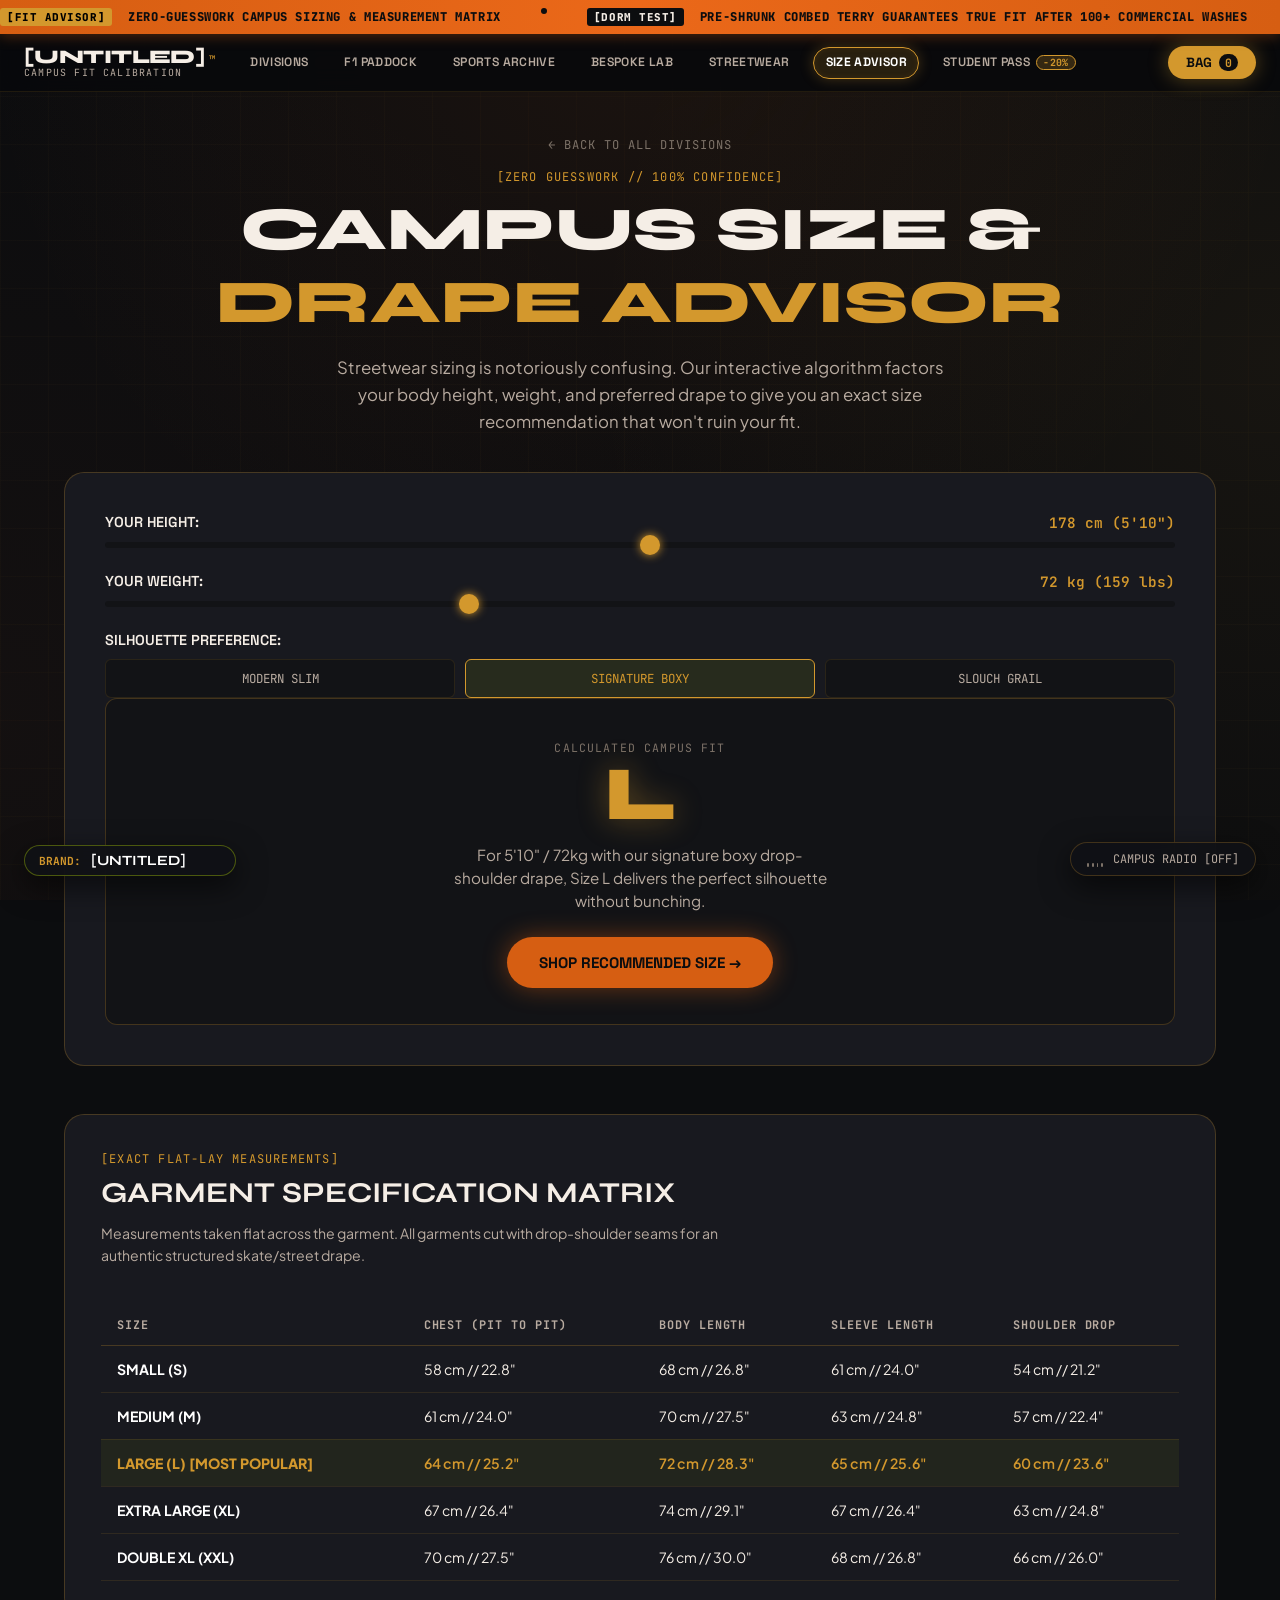
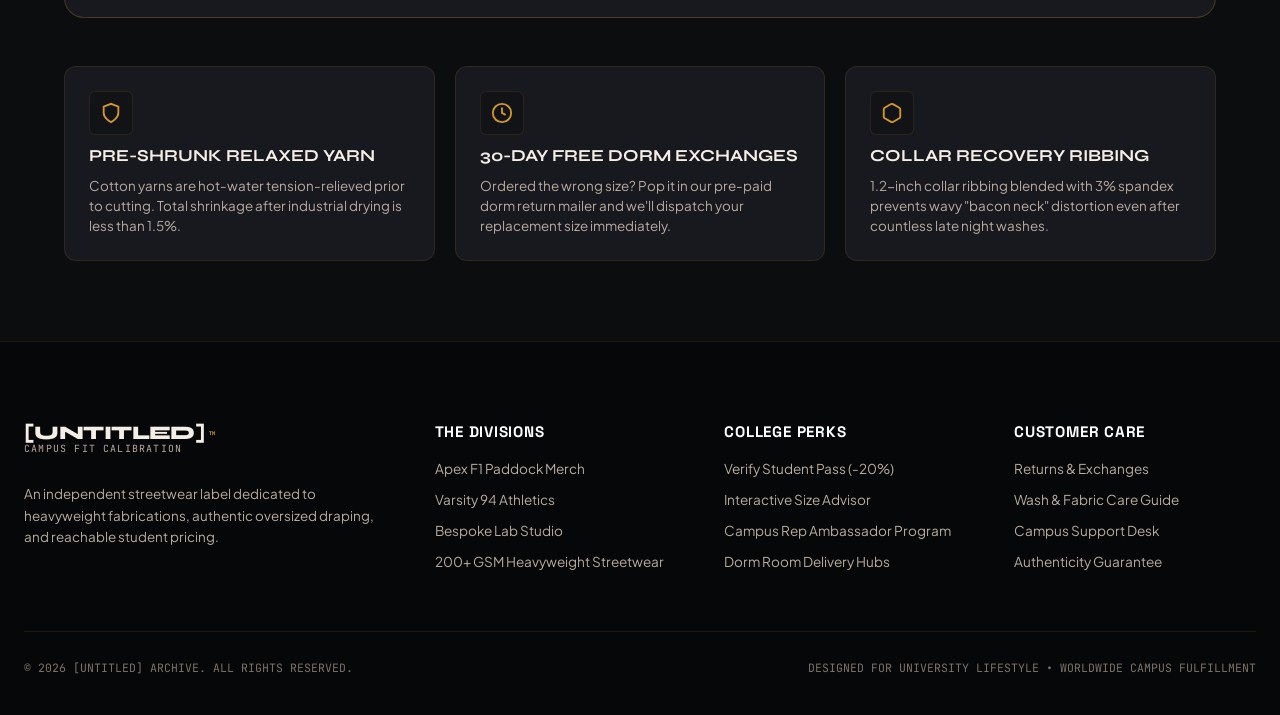
<file: size-advisor.html>
<!DOCTYPE html>
<html lang="en">
<head>
    <meta charset="UTF-8">
    <meta name="viewport" content="width=device-width, initial-scale=1.0">
    <title>Interactive Size & Drape Advisor — [UNTITLED™] Archive</title>
    <link rel="icon" href="data:image/svg+xml,<svg xmlns='http://www.w3.org/2000/svg' viewBox='0 0 100 100'><text y='.9em' font-size='90'>⚡</text></svg>">
    <link rel="stylesheet" href="style.css">
</head>
<body class="advisor-theme">

    <!-- Confetti Canvas -->
    <canvas id="confettiCanvas" style="position: fixed; inset: 0; pointer-events: none; z-index: 999; display: none;"></canvas>

    <!-- Top Announcement Marquee Ticker -->
    <aside class="announcement-bar" aria-label="Announcements">
        <div class="ticker-track">
            <div class="ticker-item"><span class="ticker-tag" style="background: var(--accent-volt); color: #000;">[FIT ADVISOR]</span> ZERO-GUESSWORK CAMPUS SIZING & MEASUREMENT MATRIX</div>
            <span class="ticker-bullet"></span>
            <div class="ticker-item"><span class="ticker-tag">[DORM TEST]</span> PRE-SHRUNK COMBED TERRY GUARANTEES TRUE FIT AFTER 100+ COMMERCIAL WASHES</div>
            <span class="ticker-bullet"></span>
            <div class="ticker-item"><span class="ticker-tag">[EXCHANGE POLICY]</span> FREE 30-DAY SIZE EXCHANGES WITH PRE-PAID DORM MAILER</div>
            <span class="ticker-bullet"></span>
            <div class="ticker-item"><span class="ticker-tag">[STUDENT PASS]</span> CODE "CAMPUS20" GIVES 20% OFF ALL SIZES</div>
            <span class="ticker-bullet"></span>
            <!-- Marquee duplicate -->
            <div class="ticker-item"><span class="ticker-tag" style="background: var(--accent-volt); color: #000;">[FIT ADVISOR]</span> ZERO-GUESSWORK CAMPUS SIZING & MEASUREMENT MATRIX</div>
            <span class="ticker-bullet"></span>
            <div class="ticker-item"><span class="ticker-tag">[DORM TEST]</span> PRE-SHRUNK COMBED TERRY GUARANTEES TRUE FIT AFTER 100+ COMMERCIAL WASHES</div>
            <span class="ticker-bullet"></span>
            <div class="ticker-item"><span class="ticker-tag">[EXCHANGE POLICY]</span> FREE 30-DAY SIZE EXCHANGES WITH PRE-PAID DORM MAILER</div>
        </div>
    </aside>

    <!-- Main Site Header -->
    <header class="site-header">
        <div class="nav-container">
            <div class="nav-left">
                <a href="index.html" class="brand-identity">
                    <span class="brand-logo-text">
                        <span class="brand-dynamic-text">[UNTITLED]</span><span class="brand-tm">™</span>
                    </span>
                    <span class="brand-subtext">CAMPUS FIT CALIBRATION</span>
                </a>

                <nav class="desktop-nav">
                    <ul class="nav-links">
                        <li><a href="index.html" class="nav-link">DIVISIONS</a></li>
                        <li><a href="f1.html" class="nav-link">F1 PADDOCK</a></li>
                        <li><a href="sports.html" class="nav-link">SPORTS ARCHIVE</a></li>
                        <li><a href="custom.html" class="nav-link">BESPOKE LAB</a></li>
                        <li><a href="streetwear.html" class="nav-link">STREETWEAR</a></li>
                        <li><a href="size-advisor.html" class="nav-link active">SIZE ADVISOR</a></li>
                        <li><a href="student-pass.html" class="nav-link">STUDENT PASS<span class="nav-badge-pill">-20%</span></a></li>
                    </ul>
                </nav>
            </div>

            <div class="nav-actions">
                <button class="cart-btn" onclick="openCartDrawer()" aria-label="Open shopping cart">
                    <span>BAG</span>
                    <span class="cart-counter">0</span>
                </button>

                <button class="mobile-hamburger-btn" id="mobileMenuToggle" onclick="toggleMobileNav()" aria-label="Toggle navigation menu">
                    <span class="hamburger-bar"></span>
                    <span class="hamburger-bar"></span>
                    <span class="hamburger-bar"></span>
                </button>
            </div>
        </div>
    </header>

    <!-- Slide-Out Mobile Navigation Drawer -->
    <div class="mobile-drawer-overlay" id="mobileNavDrawer" onclick="handleMobileBackdropClick(event)">
        <aside class="mobile-nav-panel" aria-label="Mobile Navigation">
            <div class="mobile-nav-header">
                <div class="brand-identity">
                    <span class="brand-logo-text">
                        <span class="brand-dynamic-text">[UNTITLED]</span><span class="brand-tm">™</span>
                    </span>
                    <span class="brand-subtext">FIT ADVISOR</span>
                </div>
                <button class="mobile-nav-close-btn" onclick="closeMobileNav()" aria-label="Close navigation">✕</button>
            </div>

            <div class="mobile-nav-scroll">
                <div class="mobile-nav-section-label">THE 4 DIVISIONS</div>
                <ul class="mobile-nav-menu">
                    <li>
                        <a href="index.html" class="mobile-menu-item">
                            <span class="mobile-item-index">00</span>
                            <span class="mobile-item-name">ALL DIVISIONS OVERVIEW</span>
                            <span class="mobile-item-arrow">→</span>
                        </a>
                    </li>
                    <li>
                        <a href="f1.html" class="mobile-menu-item">
                            <span class="mobile-item-index">01</span>
                            <span class="mobile-item-name">F1 PADDOCK MERCH</span>
                            <span class="mobile-item-tag" style="color: #ff1801;">RACE</span>
                        </a>
                    </li>
                    <li>
                        <a href="sports.html" class="mobile-menu-item">
                            <span class="mobile-item-index">02</span>
                            <span class="mobile-item-name">SPORTS & VARSITY</span>
                            <span class="mobile-item-tag" style="color: #00f0ff;">ATHLETICS</span>
                        </a>
                    </li>
                    <li>
                        <a href="custom.html" class="mobile-menu-item">
                            <span class="mobile-item-index">03</span>
                            <span class="mobile-item-name">BESPOKE LAB STUDIO</span>
                            <span class="mobile-item-tag" style="color: #9d4edd;">CUSTOM PNG</span>
                        </a>
                    </li>
                    <li>
                        <a href="streetwear.html" class="mobile-menu-item">
                            <span class="mobile-item-index">04</span>
                            <span class="mobile-item-name">HEAVYWEIGHT STREETWEAR</span>
                            <span class="mobile-item-tag" style="color: var(--accent-volt);">200+ GSM</span>
                        </a>
                    </li>
                </ul>

                <div class="mobile-nav-section-label" style="margin-top: 24px;">STUDENT TOOLS & SERVICES</div>
                <ul class="mobile-nav-menu secondary">
                    <li>
                        <a href="student-pass.html" class="mobile-menu-item">
                            <span class="mobile-item-name">STUDENT PASS VERIFICATION</span>
                            <span class="nav-badge-pill">-20%</span>
                        </a>
                    </li>
                    <li>
                        <a href="size-advisor.html" class="mobile-menu-item" style="border-left: 3px solid var(--accent-volt); background: rgba(212, 255, 0, 0.08);">
                            <span class="mobile-item-name" style="color: #fff;">INTERACTIVE SIZE ADVISOR</span>
                            <span class="mobile-item-tag" style="color: var(--accent-volt);">ACTIVE</span>
                        </a>
                    </li>
                </ul>

                <div class="mobile-nav-actions-grid">
                    <button class="mobile-util-action-btn" onclick="closeMobileNav(); triggerSplitIntro();">
                        <svg width="15" height="15" viewBox="0 0 24 24" fill="none" stroke="currentColor" stroke-width="2.2" stroke-linecap="round" stroke-linejoin="round">
                            <path d="M21.5 2v6h-6M21.34 15.57a10 10 0 1 1-.57-8.38l5.67-5.19"/>
                        </svg>
                        <span>SPLIT INTRO</span>
                    </button>
                    <button class="mobile-util-action-btn" onclick="closeMobileNav(); document.getElementById('liveRebrandInput').focus();">
                        <svg width="15" height="15" viewBox="0 0 24 24" fill="none" stroke="currentColor" stroke-width="2.2" stroke-linecap="round" stroke-linejoin="round">
                            <path d="M11 4H4a2 2 0 0 0-2 2v14a2 2 0 0 0 2 2h14a2 2 0 0 0 2-2v-7"/>
                            <path d="M18.5 2.5a2.121 2.121 0 0 1 3 3L12 15l-4 1 1-4 9.5-9.5z"/>
                        </svg>
                        <span>RENAME BRAND</span>
                    </button>
                </div>
            </div>

            <div class="mobile-nav-bottom-action">
                <button class="btn-primary" style="width: 100%; border-radius: var(--radius-sm);" onclick="closeMobileNav(); openCartDrawer();">
                    VIEW BAG (<span class="cart-counter">0</span> ITEMS)
                </button>
            </div>
        </aside>
    </div>

    <!-- Size Advisor Main Section -->
    <main style="padding: 40px 24px 80px; max-width: 1200px; margin: 0 auto;">
        <div style="margin-bottom: 36px; text-align: center;">
            <a href="index.html" class="division-breadcrumb" style="margin: 0 auto 16px;">
                <span>←</span> BACK TO ALL DIVISIONS
            </a>
            <span class="section-label">[ZERO GUESSWORK // 100% CONFIDENCE]</span>
            <h1 style="font-family: var(--font-heading); font-size: clamp(2.4rem, 5vw, 3.8rem); font-weight: 900; margin: 8px 0 16px;">
                CAMPUS SIZE & <span style="color: var(--accent-volt);">DRAPE ADVISOR</span>
            </h1>
            <p style="font-size: 1.05rem; color: var(--text-secondary); max-width: 640px; margin: 0 auto; line-height: 1.6;">
                Streetwear sizing is notoriously confusing. Our interactive algorithm factors your body height, weight, and preferred drape to give you an exact size recommendation that won't ruin your fit.
            </p>
        </div>

        <!-- Interactive Fit Advisor Workbench Card -->
        <div class="advisor-card" style="background: var(--bg-card); border: 1px solid var(--border-medium); border-radius: var(--radius-lg); padding: 40px; margin-bottom: 48px;">
            <div class="advisor-grid">
                <!-- User Sliders -->
                <div class="advisor-controls">
                    <div class="control-group">
                        <div class="control-label-row">
                            <span>YOUR HEIGHT:</span>
                            <span class="control-value" id="heightDisplay">178 cm (5'10")</span>
                        </div>
                        <input type="range" id="advisorHeight" min="150" max="205" value="178" aria-label="Height in centimeters">
                    </div>

                    <div class="control-group">
                        <div class="control-label-row">
                            <span>YOUR WEIGHT:</span>
                            <span class="control-value" id="weightDisplay">72 kg (159 lbs)</span>
                        </div>
                        <input type="range" id="advisorWeight" min="45" max="125" value="72" aria-label="Weight in kilograms">
                    </div>

                    <div class="control-group">
                        <div class="control-label-row">
                            <span>SILHOUETTE PREFERENCE:</span>
                        </div>
                        <div class="fit-preference-chips">
                            <button class="fit-chip" data-fit="slim">MODERN SLIM</button>
                            <button class="fit-chip active" data-fit="boxy">SIGNATURE BOXY</button>
                            <button class="fit-chip" data-fit="extreme_baggy">SLOUCH GRAIL</button>
                        </div>
                    </div>
                </div>

                <!-- Result Card -->
                <div class="advisor-result-card">
                    <span class="result-badge">CALCULATED CAMPUS FIT</span>
                    <div class="recommended-size-display" id="recommendedSizeDisplay">L</div>
                    <p class="recommended-desc" id="recommendedSizeDesc">
                        For 5'10" / 72kg with our signature boxy drop-shoulder drape, Size L delivers the ideal chest volume without dragging at the hem.
                    </p>
                    <button class="btn-primary" onclick="showToast('Size L applied as your default recommendation across all garments!'); window.location.href='streetwear.html';">
                        SHOP RECOMMENDED SIZE →
                    </button>
                </div>
            </div>
        </div>

        <!-- Exact Garment Measurements Specification Table -->
        <section style="background: var(--bg-card); border: 1px solid var(--border-medium); border-radius: var(--radius-lg); padding: 36px; margin-bottom: 48px;">
            <span class="section-label">[EXACT FLAT-LAY MEASUREMENTS]</span>
            <h3 style="font-family: var(--font-heading); font-size: 1.8rem; margin: 6px 0 12px;">GARMENT SPECIFICATION MATRIX</h3>
            <p style="font-size: 0.88rem; color: var(--text-secondary); max-width: 680px; line-height: 1.6;">
                Measurements taken flat across the garment. All garments cut with drop-shoulder seams for an authentic structured skate/street drape.
            </p>

            <div style="overflow-x: auto; margin-top: 20px;">
                <table class="gsm-matrix-table">
                    <thead>
                        <tr>
                            <th>SIZE</th>
                            <th>CHEST (PIT TO PIT)</th>
                            <th>BODY LENGTH</th>
                            <th>SLEEVE LENGTH</th>
                            <th>SHOULDER DROP</th>
                        </tr>
                    </thead>
                    <tbody>
                        <tr>
                            <td style="font-weight: 700; color: #fff;">SMALL (S)</td>
                            <td>58 cm // 22.8"</td>
                            <td>68 cm // 26.8"</td>
                            <td>61 cm // 24.0"</td>
                            <td>54 cm // 21.2"</td>
                        </tr>
                        <tr>
                            <td style="font-weight: 700; color: #fff;">MEDIUM (M)</td>
                            <td>61 cm // 24.0"</td>
                            <td>70 cm // 27.5"</td>
                            <td>63 cm // 24.8"</td>
                            <td>57 cm // 22.4"</td>
                        </tr>
                        <tr class="highlight-row">
                            <td style="font-weight: 800; color: var(--accent-volt);">LARGE (L) [MOST POPULAR]</td>
                            <td style="color: var(--accent-volt);">64 cm // 25.2"</td>
                            <td style="color: var(--accent-volt);">72 cm // 28.3"</td>
                            <td style="color: var(--accent-volt);">65 cm // 25.6"</td>
                            <td style="color: var(--accent-volt);">60 cm // 23.6"</td>
                        </tr>
                        <tr>
                            <td style="font-weight: 700; color: #fff;">EXTRA LARGE (XL)</td>
                            <td>67 cm // 26.4"</td>
                            <td>74 cm // 29.1"</td>
                            <td>67 cm // 26.4"</td>
                            <td>63 cm // 24.8"</td>
                        </tr>
                        <tr>
                            <td style="font-weight: 700; color: #fff;">DOUBLE XL (XXL)</td>
                            <td>70 cm // 27.5"</td>
                            <td>76 cm // 30.0"</td>
                            <td>68 cm // 26.8"</td>
                            <td>66 cm // 26.0"</td>
                        </tr>
                    </tbody>
                </table>
            </div>
        </section>

        <!-- Dorm Washer Certification Guarantee -->
        <section class="division-specs-section" style="padding: 0;">
            <div class="specs-grid">
                <div class="spec-feature-card">
                    <div class="spec-icon-box">
                        <svg width="22" height="22" viewBox="0 0 24 24" fill="none" stroke="currentColor" stroke-width="2">
                            <path d="M12 22s8-4 8-10V5l-8-3-8 3v7c0 6 8 10 8 10z"/>
                        </svg>
                    </div>
                    <h4 style="font-family: var(--font-heading); font-size: 1.05rem;">PRE-SHRUNK RELAXED YARN</h4>
                    <p style="font-size: 0.84rem; color: var(--text-secondary); line-height: 1.5;">
                        Cotton yarns are hot-water tension-relieved prior to cutting. Total shrinkage after industrial drying is less than 1.5%.
                    </p>
                </div>

                <div class="spec-feature-card">
                    <div class="spec-icon-box">
                        <svg width="22" height="22" viewBox="0 0 24 24" fill="none" stroke="currentColor" stroke-width="2">
                            <circle cx="12" cy="12" r="10"/>
                            <polyline points="12 6 12 12 16 14"/>
                        </svg>
                    </div>
                    <h4 style="font-family: var(--font-heading); font-size: 1.05rem;">30-DAY FREE DORM EXCHANGES</h4>
                    <p style="font-size: 0.84rem; color: var(--text-secondary); line-height: 1.5;">
                        Ordered the wrong size? Pop it in our pre-paid dorm return mailer and we'll dispatch your replacement size immediately.
                    </p>
                </div>

                <div class="spec-feature-card">
                    <div class="spec-icon-box">
                        <svg width="22" height="22" viewBox="0 0 24 24" fill="none" stroke="currentColor" stroke-width="2">
                            <path d="M21 16V8a2 2 0 0 0-1-1.73l-7-4a2 2 0 0 0-2 0l-7 4A2 2 0 0 0 3 8v8a2 2 0 0 0 1 1.73l7 4a2 2 0 0 0 2 0l7-4A2 2 0 0 0 21 16z"/>
                        </svg>
                    </div>
                    <h4 style="font-family: var(--font-heading); font-size: 1.05rem;">COLLAR RECOVERY RIBBING</h4>
                    <p style="font-size: 0.84rem; color: var(--text-secondary); line-height: 1.5;">
                        1.2-inch collar ribbing blended with 3% spandex prevents wavy "bacon neck" distortion even after countless late night washes.
                    </p>
                </div>
            </div>
        </section>
    </main>

    <!-- Footer -->
    <footer class="site-footer">
        <div class="footer-container">
            <div class="footer-col">
                <div class="brand-identity">
                    <span class="brand-logo-text">
                        <span class="brand-dynamic-text">[UNTITLED]</span><span class="brand-tm">™</span>
                    </span>
                    <span class="brand-subtext">CAMPUS FIT CALIBRATION</span>
                </div>
                <p style="font-size: 0.84rem; color: var(--text-secondary); line-height: 1.6; margin-top: 12px;">
                    An independent streetwear label dedicated to heavyweight fabrications, authentic oversized draping, and reachable student pricing.
                </p>
            </div>

            <div class="footer-col">
                <h4 class="footer-col-title">THE DIVISIONS</h4>
                <ul class="footer-links">
                    <li><a href="f1.html" class="footer-link">Apex F1 Paddock Merch</a></li>
                    <li><a href="sports.html" class="footer-link">Varsity 94 Athletics</a></li>
                    <li><a href="custom.html" class="footer-link">Bespoke Lab Studio</a></li>
                    <li><a href="streetwear.html" class="footer-link">200+ GSM Heavyweight Streetwear</a></li>
                </ul>
            </div>

            <div class="footer-col">
                <h4 class="footer-col-title">COLLEGE PERKS</h4>
                <ul class="footer-links">
                    <li><a href="student-pass.html" class="footer-link">Verify Student Pass (-20%)</a></li>
                    <li><a href="size-advisor.html" class="footer-link">Interactive Size Advisor</a></li>
                    <li><a href="index.html#lookbook" class="footer-link">Campus Rep Ambassador Program</a></li>
                    <li><a href="javascript:void(0)" onclick="showToast('Free dorm delivery applies on orders over $65')" class="footer-link">Dorm Room Delivery Hubs</a></li>
                </ul>
            </div>

            <div class="footer-col">
                <h4 class="footer-col-title">CUSTOMER CARE</h4>
                <ul class="footer-links">
                    <li><a href="javascript:void(0)" onclick="showToast('30-Day Hassle-Free Returns with pre-paid dorm return label')" class="footer-link">Returns & Exchanges</a></li>
                    <li><a href="javascript:void(0)" onclick="showToast('Care Tip: Wash cold, hang dry to preserve 200+ GSM weight.')" class="footer-link">Wash & Fabric Care Guide</a></li>
                    <li><a href="javascript:void(0)" onclick="showToast('Campus Support Desk: support@campus-archive.com')" class="footer-link">Campus Support Desk</a></li>
                    <li><a href="javascript:void(0)" onclick="showToast('All items are 100% genuine heavyweight fabrications')" class="footer-link">Authenticity Guarantee</a></li>
                </ul>
            </div>
        </div>

        <div class="footer-bottom-bar">
            <span>© 2026 <span class="brand-dynamic-text">[UNTITLED]</span> ARCHIVE. ALL RIGHTS RESERVED.</span>
            <span>DESIGNED FOR UNIVERSITY LIFESTYLE • WORLDWIDE CAMPUS FULFILLMENT</span>
        </div>
    </footer>

        <!-- Slide-Over Shopping Cart Drawer -->
    <div class="cart-drawer-backdrop" id="cartDrawerBackdrop">
        <aside class="cart-drawer" aria-label="Shopping Cart">
            <!-- Cart Header -->
            <div class="cart-header">
                <div class="cart-header-left">
                    <span class="cart-pill-tag">OFFICIAL ARCHIVE</span>
                    <h3 class="cart-title">
                        <span>YOUR BAG</span>
                        <span class="cart-title-badge cart-counter">0</span>
                    </h3>
                </div>
                <button class="cart-close-btn" onclick="closeCartDrawer()" aria-label="Close cart">
                    <svg width="18" height="18" viewBox="0 0 24 24" fill="none" stroke="currentColor" stroke-width="2.2" stroke-linecap="round" stroke-linejoin="round">
                        <line x1="18" y1="6" x2="6" y2="18"></line>
                        <line x1="6" y1="6" x2="18" y2="18"></line>
                    </svg>
                </button>
            </div>

            <!-- Free Campus Shipping Progress Bar -->
            <div class="shipping-meter">
                <div class="shipping-meter-text" id="shippingProgressText">
                    <span>Free Campus Delivery at $65.00</span>
                    <span>$0.00</span>
                </div>
                <div class="meter-track">
                    <div class="meter-fill" id="shippingProgressBar" style="width: 0%;"></div>
                </div>
            </div>

            <!-- VIEW 1: CART ITEMS & SUMMARY VIEW -->
            <div class="cart-view-container" id="cartItemsView">
                <!-- Items List -->
                <div class="cart-items-list" id="cartItemsList">
                    <!-- Items populated dynamically via app.js -->
                </div>

                <!-- Cart Footer with Instant Coupon & Checkout Action -->
                <div class="cart-footer">
                    <!-- Quick 1-Click Student Pass Discount Banner -->
                    <div class="student-pass-cart-banner" id="studentPassCartBanner" onclick="applyCoupon('CAMPUS20')">
                        <div class="pass-banner-left">
                            <span class="pass-banner-tag">STUDENT PASS</span>
                            <span class="pass-banner-text">Tap to apply <strong>20% OFF</strong> code <strong>CAMPUS20</strong></span>
                        </div>
                        <span class="pass-banner-action">APPLY -20%</span>
                    </div>

                    <div id="appliedCouponContainer"></div>

                    <!-- Manual Promo Code Row -->
                    <div class="coupon-row">
                        <input type="text" id="couponInput" placeholder="PROMO CODE (e.g. CAMPUS20)" class="coupon-input">
                        <button class="coupon-apply-btn" onclick="applyCoupon()">APPLY</button>
                    </div>

                    <!-- Cost Breakdown with Perfect Information -->
                    <div class="cart-summary-box">
                        <div class="cart-summary-line">
                            <span>Bag Subtotal</span>
                            <span id="cartSubtotal" class="mono-val">$0.00</span>
                        </div>

                        <div class="cart-summary-line highlight" id="cartDiscountRow" style="display: none;">
                            <span>Student Pass Discount (20%)</span>
                            <span id="cartDiscountAmount" class="mono-val">-$0.00</span>
                        </div>

                        <div class="cart-summary-line">
                            <span>Campus / Dorm Express Shipping</span>
                            <span id="cartShipping" class="mono-val">$6.50</span>
                        </div>

                        <div class="cart-summary-line subtext-line">
                            <span class="delivery-eta-badge">Estimated Dorm Arrival: 2–3 Days</span>
                            <span class="spec-verified-tag">200+ GSM VERIFIED</span>
                        </div>

                        <div class="cart-summary-total">
                            <div class="total-label-wrap">
                                <span class="total-label">TOTAL</span>
                                <span class="tax-note">All duties & taxes included</span>
                            </div>
                            <span id="cartTotal" class="total-amount">$0.00</span>
                        </div>
                    </div>

                    <!-- Reassurance Trust Badges -->
                    <div class="cart-trust-grid">
                        <div class="trust-pill"><span>100% Cotton</span></div>
                        <div class="trust-pill"><span>30-Day Campus Exchanges</span></div>
                        <div class="trust-pill"><span>Recycled Packaging</span></div>
                    </div>

                    <!-- Primary Action Button -->
                    <button class="checkout-btn" onclick="openCartCheckoutStep()" id="proceedToCheckoutBtn">
                        <span>PROCEED TO EXPRESS CHECKOUT</span>
                        <svg width="18" height="18" viewBox="0 0 24 24" fill="none" stroke="currentColor" stroke-width="2.5" stroke-linecap="round" stroke-linejoin="round">
                            <line x1="5" y1="12" x2="19" y2="12"></line>
                            <polyline points="12 5 19 12 12 19"></polyline>
                        </svg>
                    </button>
                </div>
            </div>

            <!-- VIEW 2: FAST EXPRESS DORM CHECKOUT -->
            <div class="cart-view-container" id="cartCheckoutView" style="display: none;">
                <div class="checkout-view-header">
                    <button class="cart-back-btn" onclick="backToCartItems()">
                        <svg width="16" height="16" viewBox="0 0 24 24" fill="none" stroke="currentColor" stroke-width="2.2" stroke-linecap="round" stroke-linejoin="round">
                            <line x1="19" y1="12" x2="5" y2="12"></line>
                            <polyline points="12 19 5 12 12 5"></polyline>
                        </svg>
                        <span>BACK TO BAG</span>
                    </button>
                    <span class="step-indicator">STEP 2 OF 2: DISPATCH</span>
                </div>

                <div class="checkout-scroll-body">
                    <!-- Quick Order Items Recap -->
                    <div class="checkout-mini-recap" id="checkoutMiniRecap">
                        <!-- Populated dynamically via app.js -->
                    </div>

                    <!-- Fast Campus Delivery Form -->
                    <form id="drawerCheckoutForm" onsubmit="completeDrawerOrder(event)">
                        <div class="checkout-form-section">
                            <span class="form-section-label">[1] CAMPUS DELIVERY DESTINATION</span>
                            <div class="form-group">
                                <label for="checkoutName">STUDENT FULL NAME</label>
                                <input type="text" id="checkoutName" required value="Alex Mercer" placeholder="e.g. Alex Mercer" class="clean-checkout-input">
                            </div>
                            <div class="form-group">
                                <label for="checkoutDorm">DORM HALL & ROOM # / CAMPUS ADDRESS</label>
                                <input type="text" id="checkoutDorm" required value="Founders Hall, Suite 412" placeholder="e.g. Hayden Hall, Rm 304 or Street Address" class="clean-checkout-input">
                            </div>
                            <div class="form-group">
                                <label for="checkoutPhone">MOBILE PHONE (FOR DORM DELIVERY SMS PIN)</label>
                                <input type="tel" id="checkoutPhone" required value="(555) 349-2810" placeholder="(555) 000-0000" class="clean-checkout-input">
                            </div>
                        </div>

                        <div class="checkout-form-section">
                            <span class="form-section-label">[2] INSTANT PAYMENT METHOD</span>
                            <div class="payment-method-grid">
                                <label class="payment-option-card active">
                                    <input type="radio" name="drawerPaymentMethod" value="apple_pay" checked>
                                    <span class="payment-icon"> / GPay</span>
                                    <span class="payment-title">1-Click Express</span>
                                </label>
                                <label class="payment-option-card">
                                    <input type="radio" name="drawerPaymentMethod" value="card">
                                    <span class="payment-icon">💳</span>
                                    <span class="payment-title">Credit / Debit</span>
                                </label>
                                <label class="payment-option-card">
                                    <input type="radio" name="drawerPaymentMethod" value="student_card">
                                    <span class="payment-icon">🎓</span>
                                    <span class="payment-title">Student Card</span>
                                </label>
                                <label class="payment-option-card">
                                    <input type="radio" name="drawerPaymentMethod" value="klarna">
                                    <span class="payment-icon">⚡</span>
                                    <span class="payment-title">Klarna (4x)</span>
                                </label>
                            </div>
                        </div>

                        <!-- Total Callout & Place Order Button -->
                        <div class="checkout-submit-bar">
                            <div class="checkout-final-row">
                                <span class="final-charge-label">TOTAL CHARGE:</span>
                                <span id="checkoutDrawerTotalDisplay" class="final-charge-amount">$0.00</span>
                            </div>

                            <button type="submit" class="checkout-btn order-now-btn">
                                <span>CONFIRM & DISPATCH ORDER</span>
                                <svg width="18" height="18" viewBox="0 0 24 24" fill="none" stroke="currentColor" stroke-width="2.5" stroke-linecap="round" stroke-linejoin="round">
                                    <polyline points="20 6 9 17 4 12"></polyline>
                                </svg>
                            </button>
                            <span class="security-guarantee-note">🔒 Encrypted 256-Bit SSL Checkout • Zero Hidden Surcharges</span>
                        </div>
                    </form>
                </div>
            </div>

            <!-- VIEW 3: ORDER CONFIRMED RECEIPT VIEW -->
            <div class="cart-view-container" id="cartReceiptView" style="display: none;">
                <div class="receipt-success-body" id="cartReceiptBody">
                    <!-- Populated dynamically via JS -->
                </div>
            </div>
        </aside>
    </div>

    <!-- Quick View Modal -->
    <div class="modal-overlay" id="quickViewModal"></div>

    <!-- Floating Live Rebrand Widget -->
    <div class="floating-rebrand-dock" title="Change brand name placeholder in real-time">
        <span class="rebrand-label">BRAND:</span>
        <input type="text" id="liveRebrandInput" class="rebrand-input" value="[UNTITLED]" placeholder="Enter name...">
    </div>

    <!-- Floating Lo-Fi Ambient Campus Audio Player -->
    <div class="floating-audio-dock" id="floatingAudioDock" onclick="toggleLofiAudio()" title="Click to toggle generative Lo-Fi study beats">
        <div class="audio-equalizer-bars" aria-hidden="true">
            <span class="eq-bar"></span>
            <span class="eq-bar"></span>
            <span class="eq-bar"></span>
            <span class="eq-bar"></span>
        </div>
        <span class="audio-label" id="audioStatusLabel">CAMPUS RADIO [OFF]</span>
    </div>

    <!-- Mobile Sticky Bottom Navigation Dock -->
    <nav class="mobile-bottom-bar" id="mobileBottomBar" aria-label="Mobile Navigation Dock">
        <a href="index.html" class="mobile-bottom-tab">
            <svg width="19" height="19" viewBox="0 0 24 24" fill="none" stroke="currentColor" stroke-width="2" stroke-linecap="round" stroke-linejoin="round">
                <path d="m3 9 9-7 9 7v11a2 2 0 0 1-2 2H5a2 2 0 0 1-2-2z"/>
                <polyline points="9 22 9 12 15 12 15 22"/>
            </svg>
            <span>HOME</span>
        </a>
        <a href="f1.html" class="mobile-bottom-tab">
            <svg width="19" height="19" viewBox="0 0 24 24" fill="none" stroke="currentColor" stroke-width="2" stroke-linecap="round" stroke-linejoin="round">
                <polygon points="13 2 3 14 12 14 11 22 21 10 12 10 13 2"/>
            </svg>
            <span>F1</span>
        </a>
        <a href="sports.html" class="mobile-bottom-tab">
            <svg width="19" height="19" viewBox="0 0 24 24" fill="none" stroke="currentColor" stroke-width="2" stroke-linecap="round" stroke-linejoin="round">
                <circle cx="12" cy="12" r="10"/>
                <path d="m4.93 4.93 4.24 4.24m5.66 5.66 4.24 4.24m-14.14 0 4.24-4.24m5.66-5.66 4.24-4.24"/>
            </svg>
            <span>SPORTS</span>
        </a>
        <a href="custom.html" class="mobile-bottom-tab highlight">
            <svg width="19" height="19" viewBox="0 0 24 24" fill="none" stroke="currentColor" stroke-width="2" stroke-linecap="round" stroke-linejoin="round">
                <path d="m12 3-1.912 5.813a2 2 0 0 1-1.275 1.275L3 12l5.813 1.912a2 2 0 0 1 1.275 1.275L12 21l1.912-5.813a2 2 0 0 1 1.275-1.275L21 12l-5.813-1.912a2 2 0 0 1-1.275-1.275L12 3Z"/>
            </svg>
            <span>CUSTOM</span>
        </a>
        <a href="streetwear.html" class="mobile-bottom-tab">
            <svg width="19" height="19" viewBox="0 0 24 24" fill="none" stroke="currentColor" stroke-width="2" stroke-linecap="round" stroke-linejoin="round">
                <path d="M6 2 3 6v14a2 2 0 0 0 2 2h14a2 2 0 0 0 2-2V6l-3-4Z"/>
                <path d="M3 6h18"/>
                <path d="M16 10a4 4 0 0 1-8 0"/>
            </svg>
            <span>STREET</span>
        </a>
        <a href="javascript:void(0)" class="mobile-bottom-tab" onclick="openCartDrawer()">
            <div class="mobile-bag-icon-wrap">
                <svg width="19" height="19" viewBox="0 0 24 24" fill="none" stroke="currentColor" stroke-width="2" stroke-linecap="round" stroke-linejoin="round">
                    <rect x="2" y="7" width="20" height="14" rx="2" ry="2"/>
                </svg>
                <span class="mobile-cart-badge cart-counter">0</span>
            </div>
            <span>BAG</span>
        </a>
    </nav>

    <!-- Toast Notification Container -->
    <div class="toast-container" id="toastContainer"></div>

    <!-- Scripts -->
    <script src="products.js"></script>
    <script src="audio.js"></script>
    <script src="app.js"></script>
</body>
</html>
</file>
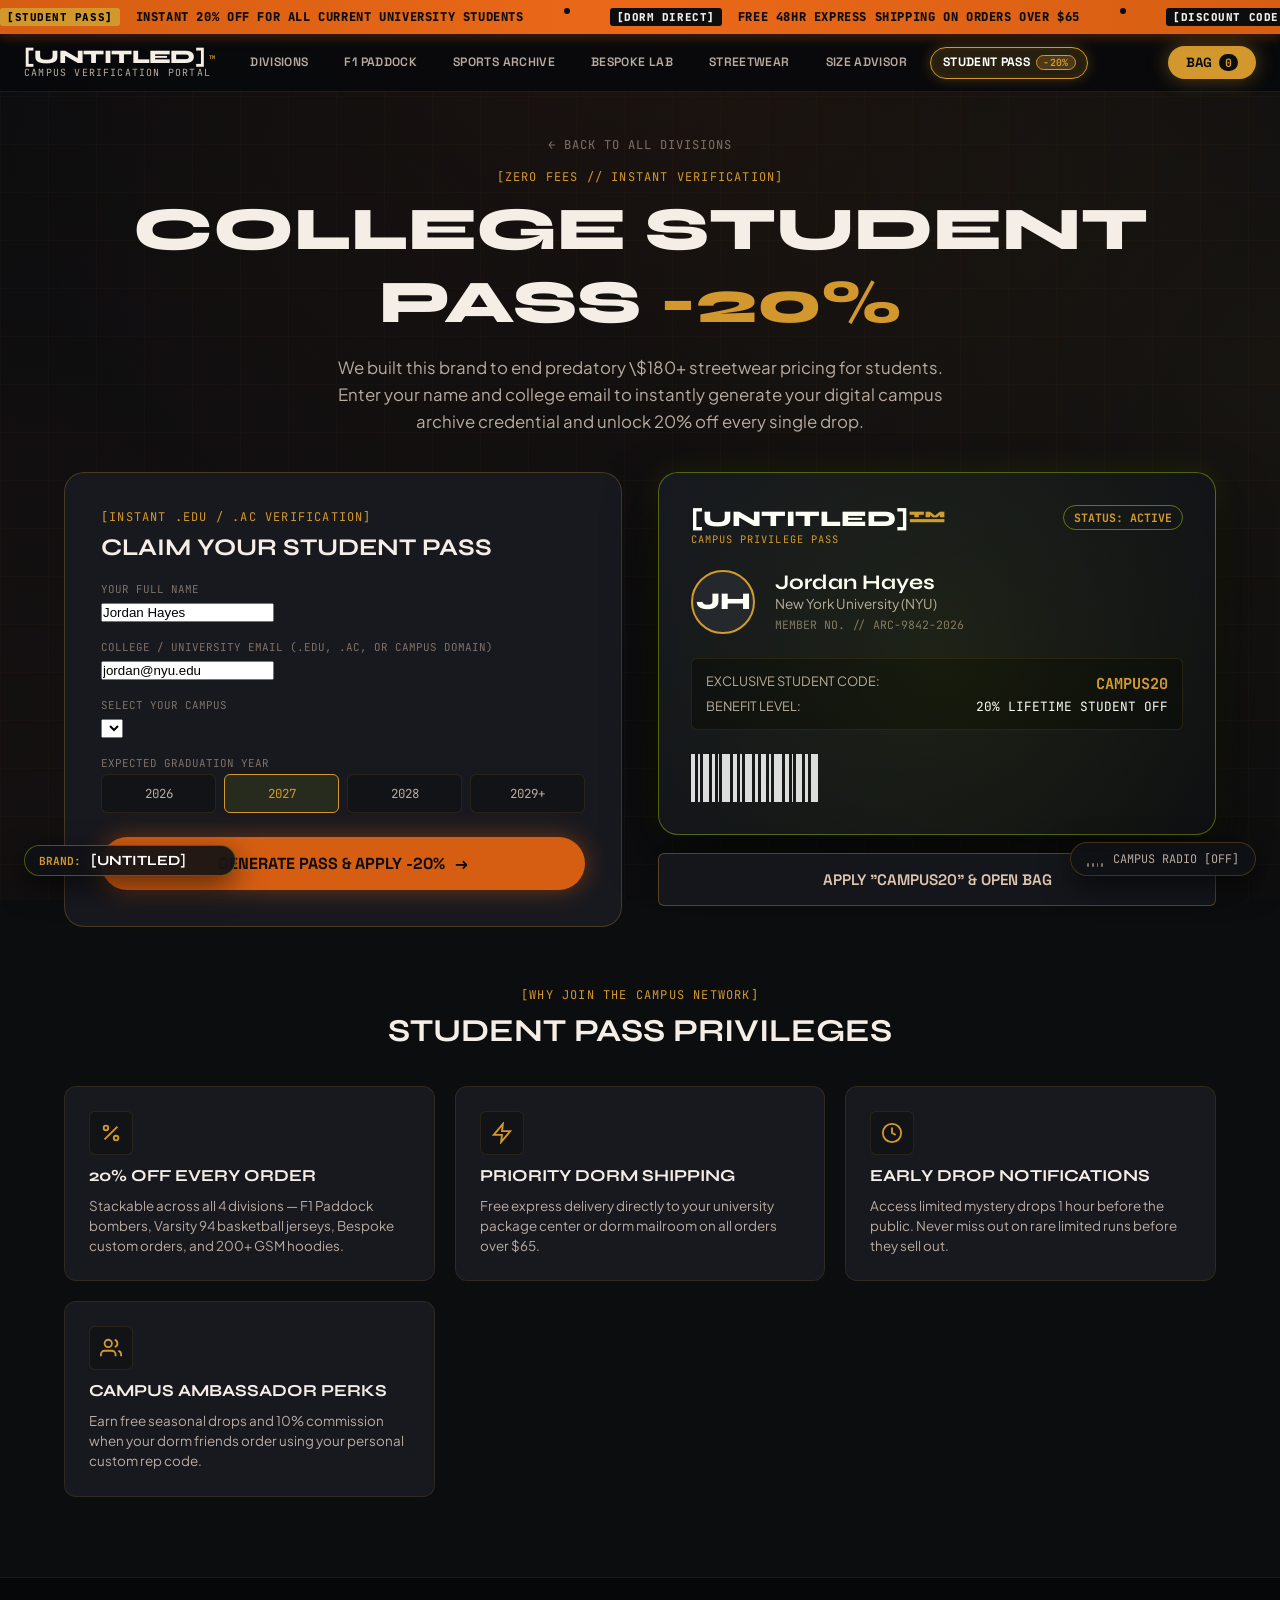
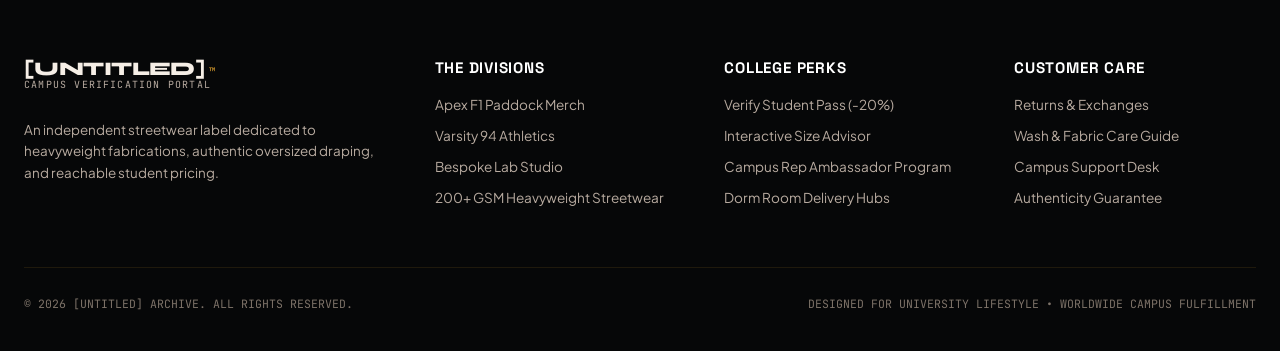
<file: student-pass.html>
<!DOCTYPE html>
<html lang="en">
<head>
    <meta charset="UTF-8">
    <meta name="viewport" content="width=device-width, initial-scale=1.0">
    <title>Instant Student Pass (-20%) — [UNTITLED™] Archive</title>
    <link rel="icon" href="data:image/svg+xml,<svg xmlns='http://www.w3.org/2000/svg' viewBox='0 0 100 100'><text y='.9em' font-size='90'>⚡</text></svg>">
    <link rel="stylesheet" href="style.css">
</head>
<body class="student-theme">

    <!-- Confetti Canvas -->
    <canvas id="confettiCanvas" style="position: fixed; inset: 0; pointer-events: none; z-index: 999; display: none;"></canvas>

    <!-- Top Announcement Marquee Ticker -->
    <aside class="announcement-bar" aria-label="Announcements">
        <div class="ticker-track">
            <div class="ticker-item"><span class="ticker-tag" style="background: var(--accent-volt); color: #000;">[STUDENT PASS]</span> INSTANT 20% OFF FOR ALL CURRENT UNIVERSITY STUDENTS</div>
            <span class="ticker-bullet"></span>
            <div class="ticker-item"><span class="ticker-tag">[DORM DIRECT]</span> FREE 48HR EXPRESS SHIPPING ON ORDERS OVER $65</div>
            <span class="ticker-bullet"></span>
            <div class="ticker-item"><span class="ticker-tag">[DISCOUNT CODE]</span> USE CODE "CAMPUS20" AT CHECKOUT FOR 20% OFF</div>
            <span class="ticker-bullet"></span>
            <div class="ticker-item"><span class="ticker-tag">[AMBASSADORS]</span> CAMPUS REP APPLICATIONS OPEN FOR FALL TERM</div>
            <span class="ticker-bullet"></span>
            <!-- Marquee duplicate -->
            <div class="ticker-item"><span class="ticker-tag" style="background: var(--accent-volt); color: #000;">[STUDENT PASS]</span> INSTANT 20% OFF FOR ALL CURRENT UNIVERSITY STUDENTS</div>
            <span class="ticker-bullet"></span>
            <div class="ticker-item"><span class="ticker-tag">[DORM DIRECT]</span> FREE 48HR EXPRESS SHIPPING ON ORDERS OVER $65</div>
            <span class="ticker-bullet"></span>
            <div class="ticker-item"><span class="ticker-tag">[DISCOUNT CODE]</span> USE CODE "CAMPUS20" AT CHECKOUT FOR 20% OFF</div>
        </div>
    </aside>

    <!-- Main Site Header -->
    <header class="site-header">
        <div class="nav-container">
            <div class="nav-left">
                <a href="index.html" class="brand-identity">
                    <span class="brand-logo-text">
                        <span class="brand-dynamic-text">[UNTITLED]</span><span class="brand-tm">™</span>
                    </span>
                    <span class="brand-subtext">CAMPUS VERIFICATION PORTAL</span>
                </a>

                <nav class="desktop-nav">
                    <ul class="nav-links">
                        <li><a href="index.html" class="nav-link">DIVISIONS</a></li>
                        <li><a href="f1.html" class="nav-link">F1 PADDOCK</a></li>
                        <li><a href="sports.html" class="nav-link">SPORTS ARCHIVE</a></li>
                        <li><a href="custom.html" class="nav-link">BESPOKE LAB</a></li>
                        <li><a href="streetwear.html" class="nav-link">STREETWEAR</a></li>
                        <li><a href="size-advisor.html" class="nav-link">SIZE ADVISOR</a></li>
                        <li><a href="student-pass.html" class="nav-link active">STUDENT PASS<span class="nav-badge-pill">-20%</span></a></li>
                    </ul>
                </nav>
            </div>

            <div class="nav-actions">
                <button class="cart-btn" onclick="openCartDrawer()" aria-label="Open shopping cart">
                    <span>BAG</span>
                    <span class="cart-counter">0</span>
                </button>

                <button class="mobile-hamburger-btn" id="mobileMenuToggle" onclick="toggleMobileNav()" aria-label="Toggle navigation menu">
                    <span class="hamburger-bar"></span>
                    <span class="hamburger-bar"></span>
                    <span class="hamburger-bar"></span>
                </button>
            </div>
        </div>
    </header>

    <!-- Slide-Out Mobile Navigation Drawer -->
    <div class="mobile-drawer-overlay" id="mobileNavDrawer" onclick="handleMobileBackdropClick(event)">
        <aside class="mobile-nav-panel" aria-label="Mobile Navigation">
            <div class="mobile-nav-header">
                <div class="brand-identity">
                    <span class="brand-logo-text">
                        <span class="brand-dynamic-text">[UNTITLED]</span><span class="brand-tm">™</span>
                    </span>
                    <span class="brand-subtext">STUDENT PASS PORTAL</span>
                </div>
                <button class="mobile-nav-close-btn" onclick="closeMobileNav()" aria-label="Close navigation">✕</button>
            </div>

            <div class="mobile-nav-scroll">
                <div class="mobile-nav-section-label">THE 4 DIVISIONS</div>
                <ul class="mobile-nav-menu">
                    <li>
                        <a href="index.html" class="mobile-menu-item">
                            <span class="mobile-item-index">00</span>
                            <span class="mobile-item-name">ALL DIVISIONS OVERVIEW</span>
                            <span class="mobile-item-arrow">→</span>
                        </a>
                    </li>
                    <li>
                        <a href="f1.html" class="mobile-menu-item">
                            <span class="mobile-item-index">01</span>
                            <span class="mobile-item-name">F1 PADDOCK MERCH</span>
                            <span class="mobile-item-tag" style="color: #ff1801;">RACE</span>
                        </a>
                    </li>
                    <li>
                        <a href="sports.html" class="mobile-menu-item">
                            <span class="mobile-item-index">02</span>
                            <span class="mobile-item-name">SPORTS & VARSITY</span>
                            <span class="mobile-item-tag" style="color: #00f0ff;">ATHLETICS</span>
                        </a>
                    </li>
                    <li>
                        <a href="custom.html" class="mobile-menu-item">
                            <span class="mobile-item-index">03</span>
                            <span class="mobile-item-name">BESPOKE LAB STUDIO</span>
                            <span class="mobile-item-tag" style="color: #9d4edd;">CUSTOM PNG</span>
                        </a>
                    </li>
                    <li>
                        <a href="streetwear.html" class="mobile-menu-item">
                            <span class="mobile-item-index">04</span>
                            <span class="mobile-item-name">HEAVYWEIGHT STREETWEAR</span>
                            <span class="mobile-item-tag" style="color: var(--accent-volt);">200+ GSM</span>
                        </a>
                    </li>
                </ul>

                <div class="mobile-nav-section-label" style="margin-top: 24px;">STUDENT TOOLS & SERVICES</div>
                <ul class="mobile-nav-menu secondary">
                    <li>
                        <a href="student-pass.html" class="mobile-menu-item" style="border-left: 3px solid var(--accent-volt); background: rgba(212, 255, 0, 0.08);">
                            <span class="mobile-item-name" style="color: #fff;">STUDENT PASS VERIFICATION</span>
                            <span class="nav-badge-pill">-20%</span>
                        </a>
                    </li>
                    <li>
                        <a href="size-advisor.html" class="mobile-menu-item">
                            <span class="mobile-item-name">INTERACTIVE SIZE ADVISOR</span>
                            <span class="mobile-item-arrow">→</span>
                        </a>
                    </li>
                </ul>

                <div class="mobile-nav-actions-grid">
                    <button class="mobile-util-action-btn" onclick="closeMobileNav(); triggerSplitIntro();">
                        <svg width="15" height="15" viewBox="0 0 24 24" fill="none" stroke="currentColor" stroke-width="2.2" stroke-linecap="round" stroke-linejoin="round">
                            <path d="M21.5 2v6h-6M21.34 15.57a10 10 0 1 1-.57-8.38l5.67-5.19"/>
                        </svg>
                        <span>SPLIT INTRO</span>
                    </button>
                    <button class="mobile-util-action-btn" onclick="closeMobileNav(); document.getElementById('liveRebrandInput').focus();">
                        <svg width="15" height="15" viewBox="0 0 24 24" fill="none" stroke="currentColor" stroke-width="2.2" stroke-linecap="round" stroke-linejoin="round">
                            <path d="M11 4H4a2 2 0 0 0-2 2v14a2 2 0 0 0 2 2h14a2 2 0 0 0 2-2v-7"/>
                            <path d="M18.5 2.5a2.121 2.121 0 0 1 3 3L12 15l-4 1 1-4 9.5-9.5z"/>
                        </svg>
                        <span>RENAME BRAND</span>
                    </button>
                </div>
            </div>

            <div class="mobile-nav-bottom-action">
                <button class="btn-primary" style="width: 100%; border-radius: var(--radius-sm);" onclick="closeMobileNav(); openCartDrawer();">
                    VIEW BAG (<span class="cart-counter">0</span> ITEMS)
                </button>
            </div>
        </aside>
    </div>

    <!-- Student Pass Main Container -->
    <main style="padding: 40px 24px 80px; max-width: 1200px; margin: 0 auto;">
        <div style="margin-bottom: 36px; text-align: center;">
            <a href="index.html" class="division-breadcrumb" style="margin: 0 auto 16px;">
                <span>←</span> BACK TO ALL DIVISIONS
            </a>
            <span class="section-label">[ZERO FEES // INSTANT VERIFICATION]</span>
            <h1 style="font-family: var(--font-heading); font-size: clamp(2.4rem, 5vw, 3.8rem); font-weight: 900; margin: 8px 0 16px;">
                COLLEGE STUDENT PASS <span style="color: var(--accent-volt);">-20%</span>
            </h1>
            <p style="font-size: 1.05rem; color: var(--text-secondary); max-width: 640px; margin: 0 auto; line-height: 1.6;">
                We built this brand to end predatory \$180+ streetwear pricing for students. Enter your name and college email to instantly generate your digital campus archive credential and unlock 20% off every single drop.
            </p>
        </div>

        <!-- Verification Grid (Form + Live Digital Pass Card Preview) -->
        <div style="display: grid; grid-template-columns: repeat(auto-fit, minmax(360px, 1fr)); gap: 36px; align-items: start;">
            
            <!-- In-Page Verification Form -->
            <div style="background: var(--bg-card); border: 1px solid var(--border-medium); border-radius: var(--radius-lg); padding: 36px;">
                <span class="section-label">[INSTANT .EDU / .AC VERIFICATION]</span>
                <h2 style="font-family: var(--font-heading); font-size: 1.5rem; margin: 6px 0 20px;">CLAIM YOUR STUDENT PASS</h2>

                <form class="student-form" onsubmit="verifyStudentStatus(event)">
                    <div class="form-group" style="margin-bottom: 18px;">
                        <label class="form-label">YOUR FULL NAME</label>
                        <input type="text" id="studentNameInput" class="form-input" placeholder="e.g. Jordan Hayes" value="Jordan Hayes" required>
                    </div>

                    <div class="form-group" style="margin-bottom: 18px;">
                        <label class="form-label">COLLEGE / UNIVERSITY EMAIL (.EDU, .AC, OR CAMPUS DOMAIN)</label>
                        <input type="email" id="studentEmailInput" class="form-input" placeholder="jordan@university.edu" value="jordan@nyu.edu" required>
                    </div>

                    <div class="form-group" style="margin-bottom: 18px;">
                        <label class="form-label">SELECT YOUR CAMPUS</label>
                        <select id="studentUniSelect" class="form-input" style="cursor: pointer;"></select>
                    </div>

                    <div class="form-group" style="margin-bottom: 24px;">
                        <label class="form-label">EXPECTED GRADUATION YEAR</label>
                        <div style="display: flex; gap: 8px;">
                            <button type="button" class="fit-chip" onclick="this.parentElement.querySelectorAll('.fit-chip').forEach(c=>c.classList.remove('active')); this.classList.add('active');">2026</button>
                            <button type="button" class="fit-chip active" onclick="this.parentElement.querySelectorAll('.fit-chip').forEach(c=>c.classList.remove('active')); this.classList.add('active');">2027</button>
                            <button type="button" class="fit-chip" onclick="this.parentElement.querySelectorAll('.fit-chip').forEach(c=>c.classList.remove('active')); this.classList.add('active');">2028</button>
                            <button type="button" class="fit-chip" onclick="this.parentElement.querySelectorAll('.fit-chip').forEach(c=>c.classList.remove('active')); this.classList.add('active');">2029+</button>
                        </div>
                    </div>

                    <button type="submit" class="btn-primary" style="width: 100%; padding: 16px; font-size: 1rem;">
                        <span>GENERATE PASS & APPLY -20%</span>
                        <span>→</span>
                    </button>
                </form>
            </div>

            <!-- Digital Pass Card Interactive Graphic -->
            <div>
                <div class="digital-pass-card" id="digitalPassCard">
                    <div style="display: flex; justify-content: space-between; align-items: flex-start; margin-bottom: 24px;">
                        <div>
                            <span class="brand-dynamic-text" style="font-family: var(--font-heading); font-size: 1.4rem; font-weight: 800; color: #fff;">[UNTITLED]</span><span style="font-family: var(--font-heading); font-size: 1.4rem; font-weight: 800; color: var(--accent-volt);">™</span>
                            <div style="font-family: var(--font-mono); font-size: 0.65rem; color: var(--accent-volt); letter-spacing: 0.1em;">CAMPUS PRIVILEGE PASS</div>
                        </div>
                        <span style="border: 1px solid rgba(212, 255, 0, 0.4); padding: 4px 10px; border-radius: var(--radius-full); font-family: var(--font-mono); font-size: 0.72rem; color: var(--accent-volt); font-weight: 700;">
                            STATUS: ACTIVE
                        </span>
                    </div>

                    <div style="display: flex; gap: 20px; align-items: center; margin-bottom: 24px;">
                        <div style="width: 64px; height: 64px; border-radius: 50%; background: #1f212d; border: 2px solid var(--accent-volt); display: flex; align-items: center; justify-content: center; font-family: var(--font-heading); font-size: 1.5rem; font-weight: 800; color: #fff;">
                            JH
                        </div>
                        <div>
                            <h3 id="idCardName" style="font-family: var(--font-heading); font-size: 1.3rem; margin: 0; color: #fff;">Jordan Hayes</h3>
                            <span id="idCardUni" style="font-size: 0.85rem; color: var(--text-secondary); display: block;">New York University (NYU)</span>
                            <span style="font-family: var(--font-mono); font-size: 0.72rem; color: var(--text-muted);">MEMBER NO. // ARC-9842-2026</span>
                        </div>
                    </div>

                    <div style="background: rgba(0,0,0,0.4); border: 1px solid var(--border-subtle); border-radius: var(--radius-sm); padding: 14px; margin-bottom: 20px;">
                        <div style="display: flex; justify-content: space-between; font-size: 0.8rem; margin-bottom: 4px;">
                            <span style="color: var(--text-secondary);">EXCLUSIVE STUDENT CODE:</span>
                            <strong style="color: var(--accent-volt); font-family: var(--font-mono); font-size: 0.95rem;">CAMPUS20</strong>
                        </div>
                        <div style="display: flex; justify-content: space-between; font-size: 0.8rem;">
                            <span style="color: var(--text-secondary);">BENEFIT LEVEL:</span>
                            <span style="color: #fff; font-family: var(--font-mono);">20% LIFETIME STUDENT OFF</span>
                        </div>
                    </div>

                    <!-- Digital Barcode Graphic -->
                    <div class="digital-pass-barcode">
                        <div class="barcode-bar" style="width: 4px;"></div>
                        <div class="barcode-bar" style="width: 2px;"></div>
                        <div class="barcode-bar" style="width: 6px;"></div>
                        <div class="barcode-bar" style="width: 3px;"></div>
                        <div class="barcode-bar" style="width: 1px;"></div>
                        <div class="barcode-bar" style="width: 8px;"></div>
                        <div class="barcode-bar" style="width: 4px;"></div>
                        <div class="barcode-bar" style="width: 2px;"></div>
                        <div class="barcode-bar" style="width: 7px;"></div>
                        <div class="barcode-bar" style="width: 3px;"></div>
                        <div class="barcode-bar" style="width: 5px;"></div>
                        <div class="barcode-bar" style="width: 2px;"></div>
                        <div class="barcode-bar" style="width: 8px;"></div>
                        <div class="barcode-bar" style="width: 4px;"></div>
                        <div class="barcode-bar" style="width: 1px;"></div>
                        <div class="barcode-bar" style="width: 6px;"></div>
                        <div class="barcode-bar" style="width: 3px;"></div>
                        <div class="barcode-bar" style="width: 7px;"></div>
                    </div>
                </div>

                <div style="margin-top: 18px; text-align: center;">
                    <button class="btn-secondary" style="width: 100%; border-radius: var(--radius-sm);" onclick="applyCoupon('CAMPUS20'); openCartDrawer();">
                        APPLY "CAMPUS20" & OPEN BAG
                    </button>
                </div>
            </div>
        </div>

        <!-- Student Perks Breakdown Section -->
        <section style="margin-top: 60px;">
            <div style="text-align: center; margin-bottom: 36px;">
                <span class="section-label">[WHY JOIN THE CAMPUS NETWORK]</span>
                <h3 style="font-family: var(--font-heading); font-size: 2rem;">STUDENT PASS PRIVILEGES</h3>
            </div>

            <div class="specs-grid">
                <div class="spec-feature-card">
                    <div class="spec-icon-box">
                        <svg width="22" height="22" viewBox="0 0 24 24" fill="none" stroke="currentColor" stroke-width="2">
                            <line x1="19" y1="5" x2="5" y2="19"/>
                            <circle cx="6.5" cy="6.5" r="2.5"/>
                            <circle cx="17.5" cy="17.5" r="2.5"/>
                        </svg>
                    </div>
                    <h4 style="font-family: var(--font-heading); font-size: 1.05rem;">20% OFF EVERY ORDER</h4>
                    <p style="font-size: 0.84rem; color: var(--text-secondary); line-height: 1.5;">
                        Stackable across all 4 divisions — F1 Paddock bombers, Varsity 94 basketball jerseys, Bespoke custom orders, and 200+ GSM hoodies.
                    </p>
                </div>

                <div class="spec-feature-card">
                    <div class="spec-icon-box">
                        <svg width="22" height="22" viewBox="0 0 24 24" fill="none" stroke="currentColor" stroke-width="2">
                            <polygon points="13 2 3 14 12 14 11 22 21 10 12 10 13 2"/>
                        </svg>
                    </div>
                    <h4 style="font-family: var(--font-heading); font-size: 1.05rem;">PRIORITY DORM SHIPPING</h4>
                    <p style="font-size: 0.84rem; color: var(--text-secondary); line-height: 1.5;">
                        Free express delivery directly to your university package center or dorm mailroom on all orders over $65.
                    </p>
                </div>

                <div class="spec-feature-card">
                    <div class="spec-icon-box">
                        <svg width="22" height="22" viewBox="0 0 24 24" fill="none" stroke="currentColor" stroke-width="2">
                            <circle cx="12" cy="12" r="10"/>
                            <polyline points="12 6 12 12 16 14"/>
                        </svg>
                    </div>
                    <h4 style="font-family: var(--font-heading); font-size: 1.05rem;">EARLY DROP NOTIFICATIONS</h4>
                    <p style="font-size: 0.84rem; color: var(--text-secondary); line-height: 1.5;">
                        Access limited mystery drops 1 hour before the public. Never miss out on rare limited runs before they sell out.
                    </p>
                </div>

                <div class="spec-feature-card">
                    <div class="spec-icon-box">
                        <svg width="22" height="22" viewBox="0 0 24 24" fill="none" stroke="currentColor" stroke-width="2">
                            <path d="M17 21v-2a4 4 0 0 0-4-4H5a4 4 0 0 0-4 4v2"/>
                            <circle cx="9" cy="7" r="4"/>
                            <path d="M23 21v-2a4 4 0 0 0-3-3.87"/>
                            <path d="M16 3.13a4 4 0 0 1 0 7.75"/>
                        </svg>
                    </div>
                    <h4 style="font-family: var(--font-heading); font-size: 1.05rem;">CAMPUS AMBASSADOR PERKS</h4>
                    <p style="font-size: 0.84rem; color: var(--text-secondary); line-height: 1.5;">
                        Earn free seasonal drops and 10% commission when your dorm friends order using your personal custom rep code.
                    </p>
                </div>
            </div>
        </section>
    </main>

    <!-- Footer -->
    <footer class="site-footer">
        <div class="footer-container">
            <div class="footer-col">
                <div class="brand-identity">
                    <span class="brand-logo-text">
                        <span class="brand-dynamic-text">[UNTITLED]</span><span class="brand-tm">™</span>
                    </span>
                    <span class="brand-subtext">CAMPUS VERIFICATION PORTAL</span>
                </div>
                <p style="font-size: 0.84rem; color: var(--text-secondary); line-height: 1.6; margin-top: 12px;">
                    An independent streetwear label dedicated to heavyweight fabrications, authentic oversized draping, and reachable student pricing.
                </p>
            </div>

            <div class="footer-col">
                <h4 class="footer-col-title">THE DIVISIONS</h4>
                <ul class="footer-links">
                    <li><a href="f1.html" class="footer-link">Apex F1 Paddock Merch</a></li>
                    <li><a href="sports.html" class="footer-link">Varsity 94 Athletics</a></li>
                    <li><a href="custom.html" class="footer-link">Bespoke Lab Studio</a></li>
                    <li><a href="streetwear.html" class="footer-link">200+ GSM Heavyweight Streetwear</a></li>
                </ul>
            </div>

            <div class="footer-col">
                <h4 class="footer-col-title">COLLEGE PERKS</h4>
                <ul class="footer-links">
                    <li><a href="student-pass.html" class="footer-link">Verify Student Pass (-20%)</a></li>
                    <li><a href="size-advisor.html" class="footer-link">Interactive Size Advisor</a></li>
                    <li><a href="index.html#lookbook" class="footer-link">Campus Rep Ambassador Program</a></li>
                    <li><a href="javascript:void(0)" onclick="showToast('Free dorm delivery applies on orders over $65')" class="footer-link">Dorm Room Delivery Hubs</a></li>
                </ul>
            </div>

            <div class="footer-col">
                <h4 class="footer-col-title">CUSTOMER CARE</h4>
                <ul class="footer-links">
                    <li><a href="javascript:void(0)" onclick="showToast('30-Day Hassle-Free Returns with pre-paid dorm return label')" class="footer-link">Returns & Exchanges</a></li>
                    <li><a href="javascript:void(0)" onclick="showToast('Care Tip: Wash cold, hang dry to preserve garment weight.')" class="footer-link">Wash & Fabric Care Guide</a></li>
                    <li><a href="javascript:void(0)" onclick="showToast('Campus Support Desk: support@campus-archive.com')" class="footer-link">Campus Support Desk</a></li>
                    <li><a href="javascript:void(0)" onclick="showToast('All items are 100% genuine heavyweight fabrications')" class="footer-link">Authenticity Guarantee</a></li>
                </ul>
            </div>
        </div>

        <div class="footer-bottom-bar">
            <span>© 2026 <span class="brand-dynamic-text">[UNTITLED]</span> ARCHIVE. ALL RIGHTS RESERVED.</span>
            <span>DESIGNED FOR UNIVERSITY LIFESTYLE • WORLDWIDE CAMPUS FULFILLMENT</span>
        </div>
    </footer>

        <!-- Slide-Over Shopping Cart Drawer -->
    <div class="cart-drawer-backdrop" id="cartDrawerBackdrop">
        <aside class="cart-drawer" aria-label="Shopping Cart">
            <!-- Cart Header -->
            <div class="cart-header">
                <div class="cart-header-left">
                    <span class="cart-pill-tag">OFFICIAL ARCHIVE</span>
                    <h3 class="cart-title">
                        <span>YOUR BAG</span>
                        <span class="cart-title-badge cart-counter">0</span>
                    </h3>
                </div>
                <button class="cart-close-btn" onclick="closeCartDrawer()" aria-label="Close cart">
                    <svg width="18" height="18" viewBox="0 0 24 24" fill="none" stroke="currentColor" stroke-width="2.2" stroke-linecap="round" stroke-linejoin="round">
                        <line x1="18" y1="6" x2="6" y2="18"></line>
                        <line x1="6" y1="6" x2="18" y2="18"></line>
                    </svg>
                </button>
            </div>

            <!-- Free Campus Shipping Progress Bar -->
            <div class="shipping-meter">
                <div class="shipping-meter-text" id="shippingProgressText">
                    <span>Free Campus Delivery at $65.00</span>
                    <span>$0.00</span>
                </div>
                <div class="meter-track">
                    <div class="meter-fill" id="shippingProgressBar" style="width: 0%;"></div>
                </div>
            </div>

            <!-- VIEW 1: CART ITEMS & SUMMARY VIEW -->
            <div class="cart-view-container" id="cartItemsView">
                <!-- Items List -->
                <div class="cart-items-list" id="cartItemsList">
                    <!-- Items populated dynamically via app.js -->
                </div>

                <!-- Cart Footer with Instant Coupon & Checkout Action -->
                <div class="cart-footer">
                    <!-- Quick 1-Click Student Pass Discount Banner -->
                    <div class="student-pass-cart-banner" id="studentPassCartBanner" onclick="applyCoupon('CAMPUS20')">
                        <div class="pass-banner-left">
                            <span class="pass-banner-tag">STUDENT PASS</span>
                            <span class="pass-banner-text">Tap to apply <strong>20% OFF</strong> code <strong>CAMPUS20</strong></span>
                        </div>
                        <span class="pass-banner-action">APPLY -20%</span>
                    </div>

                    <div id="appliedCouponContainer"></div>

                    <!-- Manual Promo Code Row -->
                    <div class="coupon-row">
                        <input type="text" id="couponInput" placeholder="PROMO CODE (e.g. CAMPUS20)" class="coupon-input">
                        <button class="coupon-apply-btn" onclick="applyCoupon()">APPLY</button>
                    </div>

                    <!-- Cost Breakdown with Perfect Information -->
                    <div class="cart-summary-box">
                        <div class="cart-summary-line">
                            <span>Bag Subtotal</span>
                            <span id="cartSubtotal" class="mono-val">$0.00</span>
                        </div>

                        <div class="cart-summary-line highlight" id="cartDiscountRow" style="display: none;">
                            <span>Student Pass Discount (20%)</span>
                            <span id="cartDiscountAmount" class="mono-val">-$0.00</span>
                        </div>

                        <div class="cart-summary-line">
                            <span>Campus / Dorm Express Shipping</span>
                            <span id="cartShipping" class="mono-val">$6.50</span>
                        </div>

                        <div class="cart-summary-line subtext-line">
                            <span class="delivery-eta-badge">Estimated Dorm Arrival: 2–3 Days</span>
                            <span class="spec-verified-tag">200+ GSM VERIFIED</span>
                        </div>

                        <div class="cart-summary-total">
                            <div class="total-label-wrap">
                                <span class="total-label">TOTAL</span>
                                <span class="tax-note">All duties & taxes included</span>
                            </div>
                            <span id="cartTotal" class="total-amount">$0.00</span>
                        </div>
                    </div>

                    <!-- Reassurance Trust Badges -->
                    <div class="cart-trust-grid">
                        <div class="trust-pill"><span>100% Cotton</span></div>
                        <div class="trust-pill"><span>30-Day Campus Exchanges</span></div>
                        <div class="trust-pill"><span>Recycled Packaging</span></div>
                    </div>

                    <!-- Primary Action Button -->
                    <button class="checkout-btn" onclick="openCartCheckoutStep()" id="proceedToCheckoutBtn">
                        <span>PROCEED TO EXPRESS CHECKOUT</span>
                        <svg width="18" height="18" viewBox="0 0 24 24" fill="none" stroke="currentColor" stroke-width="2.5" stroke-linecap="round" stroke-linejoin="round">
                            <line x1="5" y1="12" x2="19" y2="12"></line>
                            <polyline points="12 5 19 12 12 19"></polyline>
                        </svg>
                    </button>
                </div>
            </div>

            <!-- VIEW 2: FAST EXPRESS DORM CHECKOUT -->
            <div class="cart-view-container" id="cartCheckoutView" style="display: none;">
                <div class="checkout-view-header">
                    <button class="cart-back-btn" onclick="backToCartItems()">
                        <svg width="16" height="16" viewBox="0 0 24 24" fill="none" stroke="currentColor" stroke-width="2.2" stroke-linecap="round" stroke-linejoin="round">
                            <line x1="19" y1="12" x2="5" y2="12"></line>
                            <polyline points="12 19 5 12 12 5"></polyline>
                        </svg>
                        <span>BACK TO BAG</span>
                    </button>
                    <span class="step-indicator">STEP 2 OF 2: DISPATCH</span>
                </div>

                <div class="checkout-scroll-body">
                    <!-- Quick Order Items Recap -->
                    <div class="checkout-mini-recap" id="checkoutMiniRecap">
                        <!-- Populated dynamically via app.js -->
                    </div>

                    <!-- Fast Campus Delivery Form -->
                    <form id="drawerCheckoutForm" onsubmit="completeDrawerOrder(event)">
                        <div class="checkout-form-section">
                            <span class="form-section-label">[1] CAMPUS DELIVERY DESTINATION</span>
                            <div class="form-group">
                                <label for="checkoutName">STUDENT FULL NAME</label>
                                <input type="text" id="checkoutName" required value="Alex Mercer" placeholder="e.g. Alex Mercer" class="clean-checkout-input">
                            </div>
                            <div class="form-group">
                                <label for="checkoutDorm">DORM HALL & ROOM # / CAMPUS ADDRESS</label>
                                <input type="text" id="checkoutDorm" required value="Founders Hall, Suite 412" placeholder="e.g. Hayden Hall, Rm 304 or Street Address" class="clean-checkout-input">
                            </div>
                            <div class="form-group">
                                <label for="checkoutPhone">MOBILE PHONE (FOR DORM DELIVERY SMS PIN)</label>
                                <input type="tel" id="checkoutPhone" required value="(555) 349-2810" placeholder="(555) 000-0000" class="clean-checkout-input">
                            </div>
                        </div>

                        <div class="checkout-form-section">
                            <span class="form-section-label">[2] INSTANT PAYMENT METHOD</span>
                            <div class="payment-method-grid">
                                <label class="payment-option-card active">
                                    <input type="radio" name="drawerPaymentMethod" value="apple_pay" checked>
                                    <span class="payment-icon"> / GPay</span>
                                    <span class="payment-title">1-Click Express</span>
                                </label>
                                <label class="payment-option-card">
                                    <input type="radio" name="drawerPaymentMethod" value="card">
                                    <span class="payment-icon">💳</span>
                                    <span class="payment-title">Credit / Debit</span>
                                </label>
                                <label class="payment-option-card">
                                    <input type="radio" name="drawerPaymentMethod" value="student_card">
                                    <span class="payment-icon">🎓</span>
                                    <span class="payment-title">Student Card</span>
                                </label>
                                <label class="payment-option-card">
                                    <input type="radio" name="drawerPaymentMethod" value="klarna">
                                    <span class="payment-icon">⚡</span>
                                    <span class="payment-title">Klarna (4x)</span>
                                </label>
                            </div>
                        </div>

                        <!-- Total Callout & Place Order Button -->
                        <div class="checkout-submit-bar">
                            <div class="checkout-final-row">
                                <span class="final-charge-label">TOTAL CHARGE:</span>
                                <span id="checkoutDrawerTotalDisplay" class="final-charge-amount">$0.00</span>
                            </div>

                            <button type="submit" class="checkout-btn order-now-btn">
                                <span>CONFIRM & DISPATCH ORDER</span>
                                <svg width="18" height="18" viewBox="0 0 24 24" fill="none" stroke="currentColor" stroke-width="2.5" stroke-linecap="round" stroke-linejoin="round">
                                    <polyline points="20 6 9 17 4 12"></polyline>
                                </svg>
                            </button>
                            <span class="security-guarantee-note">🔒 Encrypted 256-Bit SSL Checkout • Zero Hidden Surcharges</span>
                        </div>
                    </form>
                </div>
            </div>

            <!-- VIEW 3: ORDER CONFIRMED RECEIPT VIEW -->
            <div class="cart-view-container" id="cartReceiptView" style="display: none;">
                <div class="receipt-success-body" id="cartReceiptBody">
                    <!-- Populated dynamically via JS -->
                </div>
            </div>
        </aside>
    </div>

    <!-- Quick View Modal -->
    <div class="modal-overlay" id="quickViewModal"></div>

    <!-- Floating Live Rebrand Widget -->
    <div class="floating-rebrand-dock" title="Change brand name placeholder in real-time">
        <span class="rebrand-label">BRAND:</span>
        <input type="text" id="liveRebrandInput" class="rebrand-input" value="[UNTITLED]" placeholder="Enter name...">
    </div>

    <!-- Floating Lo-Fi Ambient Campus Audio Player -->
    <div class="floating-audio-dock" id="floatingAudioDock" onclick="toggleLofiAudio()" title="Click to toggle generative Lo-Fi study beats">
        <div class="audio-equalizer-bars" aria-hidden="true">
            <span class="eq-bar"></span>
            <span class="eq-bar"></span>
            <span class="eq-bar"></span>
            <span class="eq-bar"></span>
        </div>
        <span class="audio-label" id="audioStatusLabel">CAMPUS RADIO [OFF]</span>
    </div>

    <!-- Mobile Sticky Bottom Navigation Dock -->
    <nav class="mobile-bottom-bar" id="mobileBottomBar" aria-label="Mobile Navigation Dock">
        <a href="index.html" class="mobile-bottom-tab">
            <svg width="19" height="19" viewBox="0 0 24 24" fill="none" stroke="currentColor" stroke-width="2" stroke-linecap="round" stroke-linejoin="round">
                <path d="m3 9 9-7 9 7v11a2 2 0 0 1-2 2H5a2 2 0 0 1-2-2z"/>
                <polyline points="9 22 9 12 15 12 15 22"/>
            </svg>
            <span>HOME</span>
        </a>
        <a href="f1.html" class="mobile-bottom-tab">
            <svg width="19" height="19" viewBox="0 0 24 24" fill="none" stroke="currentColor" stroke-width="2" stroke-linecap="round" stroke-linejoin="round">
                <polygon points="13 2 3 14 12 14 11 22 21 10 12 10 13 2"/>
            </svg>
            <span>F1</span>
        </a>
        <a href="sports.html" class="mobile-bottom-tab">
            <svg width="19" height="19" viewBox="0 0 24 24" fill="none" stroke="currentColor" stroke-width="2" stroke-linecap="round" stroke-linejoin="round">
                <circle cx="12" cy="12" r="10"/>
                <path d="m4.93 4.93 4.24 4.24m5.66 5.66 4.24 4.24m-14.14 0 4.24-4.24m5.66-5.66 4.24-4.24"/>
            </svg>
            <span>SPORTS</span>
        </a>
        <a href="custom.html" class="mobile-bottom-tab highlight">
            <svg width="19" height="19" viewBox="0 0 24 24" fill="none" stroke="currentColor" stroke-width="2" stroke-linecap="round" stroke-linejoin="round">
                <path d="m12 3-1.912 5.813a2 2 0 0 1-1.275 1.275L3 12l5.813 1.912a2 2 0 0 1 1.275 1.275L12 21l1.912-5.813a2 2 0 0 1 1.275-1.275L21 12l-5.813-1.912a2 2 0 0 1-1.275-1.275L12 3Z"/>
            </svg>
            <span>CUSTOM</span>
        </a>
        <a href="streetwear.html" class="mobile-bottom-tab">
            <svg width="19" height="19" viewBox="0 0 24 24" fill="none" stroke="currentColor" stroke-width="2" stroke-linecap="round" stroke-linejoin="round">
                <path d="M6 2 3 6v14a2 2 0 0 0 2 2h14a2 2 0 0 0 2-2V6l-3-4Z"/>
                <path d="M3 6h18"/>
                <path d="M16 10a4 4 0 0 1-8 0"/>
            </svg>
            <span>STREET</span>
        </a>
        <a href="javascript:void(0)" class="mobile-bottom-tab" onclick="openCartDrawer()">
            <div class="mobile-bag-icon-wrap">
                <svg width="19" height="19" viewBox="0 0 24 24" fill="none" stroke="currentColor" stroke-width="2" stroke-linecap="round" stroke-linejoin="round">
                    <rect x="2" y="7" width="20" height="14" rx="2" ry="2"/>
                    <path d="M16 21V5a2 2 0 0 0-2-2h-4a2 2 0 0 0-2 2v16"/>
                </svg>
                <span class="mobile-cart-badge cart-counter">0</span>
            </div>
            <span>BAG</span>
        </a>
    </nav>

    <!-- Toast Notification Container -->
    <div class="toast-container" id="toastContainer"></div>

    <!-- Scripts -->
    <script src="products.js"></script>
    <script src="audio.js"></script>
    <script src="app.js"></script>
</body>
</html>
</file>
<file: style.css>
/* ==========================================================================
   [PROJECT: UNTITLED] — MODERN STREETWEAR & CAMPUS LIFESTYLE DESIGN SYSTEM
   Color Scheme: 02. INDUSTRIAL AMBER & RUST (Burnt Black, Earthy Rust, Safety Orange, Amber Gold, Sand)
   ========================================================================== */

@import url('https://fonts.googleapis.com/css2?family=Plus+Jakarta+Sans:wght@300;400;500;600;700;800&family=Space+Grotesk:wght@400;500;600;700&family=Syne:wght@700;800&family=JetBrains+Mono:wght@400;500;700&display=swap');

:root {
    /* Industrial Amber & Rust - 5 Signature Swatches */
    --color-burnt-black: #0c0d0f;
    --color-burnt-surface: #121316;
    --color-burnt-card: #18191f;
    --color-burnt-card-hover: #20222a;
    --color-burnt-elevated: #282a34;

    --color-earthy-rust: #954727;
    --color-rust-deep: #7a3518;
    --color-rust-glow: rgba(149, 71, 39, 0.4);

    --color-safety-orange: #d65e12;
    --color-safety-orange-bright: #ff6200;
    --color-safety-orange-glow: rgba(214, 94, 18, 0.45);

    --color-amber-gold: #d3982d;
    --color-amber-cyber: #f5a623;
    --color-amber-glow: rgba(211, 152, 45, 0.4);

    --color-sand: #c3b091;
    --color-sand-warm: #dfc7af;
    --color-sand-light: #f5eee6;
    --color-sand-glow: rgba(195, 176, 145, 0.25);

    /* Core UI Background Mapping */
    --bg-main: var(--color-burnt-black);
    --bg-surface: var(--color-burnt-surface);
    --bg-card: var(--color-burnt-card);
    --bg-card-hover: var(--color-burnt-card-hover);
    --bg-elevated: var(--color-burnt-elevated);
    
    /* Brand Accent Mapping */
    --accent-volt: var(--color-amber-gold);
    --accent-volt-glow: var(--color-amber-glow);
    --accent-orange: var(--color-safety-orange);
    --accent-orange-glow: var(--color-safety-orange-glow);
    --accent-rust: var(--color-earthy-rust);
    --accent-rust-glow: var(--color-rust-glow);
    --accent-sand: var(--color-sand-warm);
    --accent-cyan: var(--color-amber-cyber);
    --accent-purple: var(--color-earthy-rust);
    --accent-coral: var(--color-safety-orange);

    /* Warm Streetwear Typography */
    --text-primary: var(--color-sand-light);
    --text-secondary: #b8aba0;
    --text-muted: #7d7268;
    --text-inverse: #0c0d0f;

    /* Warm Subtle Amber Borders */
    --border-subtle: rgba(211, 152, 45, 0.12);
    --border-medium: rgba(211, 152, 45, 0.25);
    --border-accent: rgba(214, 94, 18, 0.45);

    --font-heading: 'Syne', sans-serif;
    --font-subheading: 'Space Grotesk', sans-serif;
    --font-body: 'Plus Jakarta Sans', sans-serif;
    --font-mono: 'JetBrains Mono', monospace;

    --radius-sm: 6px;
    --radius-md: 12px;
    --radius-lg: 20px;
    --radius-full: 9999px;

    --transition-fast: 0.18s cubic-bezier(0.16, 1, 0.3, 1);
    --transition-smooth: 0.35s cubic-bezier(0.16, 1, 0.3, 1);
    --transition-bounce: 0.45s cubic-bezier(0.34, 1.56, 0.64, 1);
}

* {
    margin: 0;
    padding: 0;
    box-sizing: border-box;
    -webkit-font-smoothing: antialiased;
}

html {
    scroll-behavior: smooth;
    background-color: var(--bg-main);
    color: var(--text-primary);
    font-family: var(--font-body);
}

body {
    overflow-x: hidden;
    position: relative;
    min-height: 100vh;
}

/* Warm Industrial Tech Grid Background */
body::before {
    content: '';
    position: fixed;
    inset: 0;
    background-image: 
        radial-gradient(circle at 50% 0%, rgba(214, 94, 18, 0.08) 0%, transparent 60%),
        radial-gradient(circle at 100% 40%, rgba(211, 152, 45, 0.06) 0%, transparent 50%),
        radial-gradient(circle at 0% 80%, rgba(149, 71, 39, 0.06) 0%, transparent 50%),
        linear-gradient(rgba(211, 152, 45, 0.025) 1px, transparent 1px),
        linear-gradient(90deg, rgba(211, 152, 45, 0.025) 1px, transparent 1px);
    background-size: 100% 100%, 100% 100%, 100% 100%, 48px 48px, 48px 48px;
    pointer-events: none;
    z-index: -1;
}

/* Custom Scrollbar */
::-webkit-scrollbar {
    width: 6px;
}
::-webkit-scrollbar-track {
    background: var(--bg-main);
}
::-webkit-scrollbar-thumb {
    background: #27272a;
    border-radius: var(--radius-full);
}
::-webkit-scrollbar-thumb:hover {
    background: var(--accent-volt);
}

a {
    color: inherit;
    text-decoration: none;
}

button {
    font-family: inherit;
    border: none;
    background: none;
    cursor: pointer;
    color: inherit;
}

/* ==========================================================================
   TOP NOTIFICATION BANNER & TICKER (SAFETY ORANGE)
   ========================================================================== */
.announcement-bar {
    background: linear-gradient(90deg, #d65e12 0%, #eb6819 50%, #d65e12 100%);
    color: #0c0d0f;
    padding: 8px 0;
    font-family: var(--font-mono);
    font-size: 0.76rem;
    font-weight: 800;
    letter-spacing: 0.05em;
    overflow: hidden;
    white-space: nowrap;
    position: relative;
    z-index: 50;
    text-transform: uppercase;
    box-shadow: 0 2px 14px rgba(214, 94, 18, 0.35);
}

.ticker-track {
    display: flex;
    gap: 40px;
    animation: marquee 25s linear infinite;
    width: max-content;
}

.ticker-track:hover {
    animation-play-state: paused;
}

.ticker-item {
    display: inline-flex;
    align-items: center;
    gap: 12px;
}

.ticker-bullet {
    display: inline-block;
    width: 6px;
    height: 6px;
    background: #0c0d0f;
    border-radius: 50%;
}

.ticker-tag {
    color: #f5eee6;
    background: #0c0d0f;
    padding: 2px 7px;
    border-radius: 3px;
    font-size: 0.68rem;
    font-weight: 800;
    letter-spacing: 0.05em;
    margin-right: 4px;
}

@keyframes marquee {
    0% { transform: translateX(0); }
    100% { transform: translateX(-50%); }
}

/* ==========================================================================
   NAVIGATION
   ========================================================================== */
.site-header {
    position: sticky;
    top: 0;
    z-index: 40;
    background: rgba(8, 9, 11, 0.85);
    backdrop-filter: blur(16px);
    -webkit-backdrop-filter: blur(16px);
    border-bottom: 1px solid var(--border-subtle);
    transition: background var(--transition-fast);
}

.nav-container {
    max-width: 1440px;
    margin: 0 auto;
    padding: 12px clamp(12px, 2vw, 24px);
    display: flex;
    align-items: center;
    justify-content: space-between;
    gap: clamp(10px, 1.4vw, 20px);
}

.nav-left {
    display: flex;
    align-items: center;
    gap: clamp(12px, 1.8vw, 28px);
    min-width: 0;
}

/* Brand Logo */
.brand-identity {
    display: flex;
    flex-direction: column;
    text-decoration: none;
    flex-shrink: 0;
}

.brand-logo-text {
    font-family: var(--font-heading);
    font-size: clamp(1.2rem, 1.4vw, 1.55rem);
    font-weight: 800;
    letter-spacing: -0.03em;
    color: var(--text-primary);
    display: flex;
    align-items: baseline;
    gap: 4px;
    line-height: 1.1;
}

.brand-tm {
    font-size: 0.65rem;
    color: var(--color-amber-gold);
    font-family: var(--font-mono);
}

.brand-subtext {
    font-family: var(--font-mono);
    font-size: 0.62rem;
    color: var(--text-secondary);
    letter-spacing: 0.12em;
    text-transform: uppercase;
    line-height: 1.2;
}

/* Desktop Navigation Links */
.desktop-nav {
    display: flex;
    align-items: center;
    min-width: 0;
}

.nav-links {
    display: flex;
    align-items: center;
    gap: clamp(6px, 0.85vw, 16px);
    list-style: none;
    margin: 0;
    padding: 0;
    flex-wrap: nowrap;
}

.nav-links li {
    display: inline-flex;
    align-items: center;
    flex-shrink: 0;
}

.nav-link {
    font-family: var(--font-subheading);
    font-size: clamp(0.76rem, 0.82vw, 0.86rem);
    font-weight: 600;
    letter-spacing: 0.03em;
    color: var(--text-secondary);
    position: relative;
    display: inline-flex;
    align-items: center;
    justify-content: center;
    height: 32px;
    padding: 0 clamp(8px, 0.9vw, 14px);
    border-radius: var(--radius-full);
    border: 1px solid transparent;
    background: transparent;
    white-space: nowrap !important;
    text-decoration: none;
    box-sizing: border-box;
    line-height: 1;
    transition: color var(--transition-fast), background var(--transition-fast), border-color var(--transition-fast), box-shadow var(--transition-fast);
}

.nav-link:hover {
    color: #ffffff;
    background: rgba(255, 255, 255, 0.06);
    border-color: rgba(255, 255, 255, 0.12);
}

.nav-link.active {
    color: #ffffff;
    border: 1px solid var(--color-amber-gold);
    background: rgba(211, 152, 45, 0.15);
    box-shadow: 0 0 14px rgba(211, 152, 45, 0.28), inset 0 0 6px rgba(211, 152, 45, 0.1);
    font-weight: 700;
}

/* Ensure no pseudo-elements distort baseline or hang below */
.nav-link::before,
.nav-link::after {
    display: none !important;
    content: none !important;
}

.nav-badge-pill {
    background: rgba(211, 152, 45, 0.22);
    color: var(--color-amber-gold);
    font-size: 0.62rem;
    font-family: var(--font-mono);
    padding: 2px 6px;
    border-radius: var(--radius-full);
    border: 1px solid var(--color-amber-gold);
    margin-left: 6px;
    font-weight: 700;
    line-height: 1;
    display: inline-flex;
    align-items: center;
}

/* Header Utilities */
.nav-actions {
    display: flex;
    align-items: center;
    gap: 14px;
}

.util-btn {
    display: inline-flex;
    align-items: center;
    gap: 8px;
    background: var(--bg-surface);
    border: 1px solid var(--border-subtle);
    border-radius: var(--radius-full);
    padding: 8px 14px;
    font-size: 0.82rem;
    color: var(--text-secondary);
    transition: all var(--transition-fast);
}

.util-btn:hover {
    border-color: var(--border-medium);
    color: var(--text-primary);
    background: var(--bg-elevated);
}

.rename-btn {
    border-color: rgba(211, 152, 45, 0.35);
    color: var(--color-amber-gold);
    background: rgba(211, 152, 45, 0.06);
}

.rename-btn:hover {
    background: rgba(211, 152, 45, 0.18);
    border-color: var(--color-amber-gold);
}

.cart-btn {
    position: relative;
    background: var(--color-amber-gold);
    color: #0c0d0f;
    font-weight: 800;
    font-family: var(--font-subheading);
    padding: 8px 18px;
    border-radius: var(--radius-full);
    box-shadow: 0 0 20px var(--color-amber-glow);
}

.cart-btn:hover {
    transform: translateY(-1px);
    background: var(--color-amber-cyber);
    box-shadow: 0 0 28px var(--color-amber-glow);
}

.cart-counter {
    background: #0c0d0f;
    color: var(--color-amber-gold);
    font-size: 0.72rem;
    font-family: var(--font-mono);
    padding: 1px 6px;
    border-radius: var(--radius-full);
    margin-left: 4px;
    font-weight: 700;
}

/* Mobile Hamburger Button */
.mobile-hamburger-btn {
    display: none;
    flex-direction: column;
    justify-content: center;
    align-items: center;
    gap: 5px;
    width: 40px;
    height: 40px;
    border-radius: var(--radius-sm);
    border: 1px solid var(--border-medium);
    background: var(--bg-surface);
    cursor: pointer;
    transition: var(--transition-fast);
    padding: 0;
}

.mobile-hamburger-btn:hover,
.mobile-hamburger-btn:active {
    border-color: var(--accent-volt);
    background: var(--bg-elevated);
}

.hamburger-bar {
    width: 18px;
    height: 2px;
    background: #ffffff;
    border-radius: 2px;
    transition: var(--transition-fast);
}

/* ==========================================================================
   HERO SECTION
   ========================================================================== */
.hero-section {
    position: relative;
    padding: 60px 24px 80px;
    max-width: 1440px;
    margin: 0 auto;
    overflow: hidden;
}

.hero-grid {
    display: grid;
    grid-template-columns: 1.15fr 0.85fr;
    gap: 48px;
    align-items: center;
}

.hero-meta-tag {
    display: inline-flex;
    align-items: center;
    gap: 10px;
    background: rgba(255, 255, 255, 0.05);
    border: 1px solid var(--border-subtle);
    padding: 6px 14px;
    border-radius: var(--radius-full);
    font-family: var(--font-mono);
    font-size: 0.75rem;
    color: var(--accent-volt);
    margin-bottom: 24px;
    letter-spacing: 0.06em;
}

.live-pulse {
    width: 8px;
    height: 8px;
    background: var(--accent-volt);
    border-radius: 50%;
    box-shadow: 0 0 10px var(--accent-volt);
    animation: pulse 1.8s infinite;
}

@keyframes pulse {
    0% { transform: scale(0.95); opacity: 0.7; }
    50% { transform: scale(1.3); opacity: 1; }
    100% { transform: scale(0.95); opacity: 0.7; }
}

.hero-headline {
    font-family: var(--font-heading);
    font-size: clamp(2.8rem, 5.5vw, 4.6rem);
    font-weight: 800;
    line-height: 0.95;
    letter-spacing: -0.04em;
    margin-bottom: 24px;
    text-transform: uppercase;
}

.hero-headline .highlight-volt {
    color: var(--color-safety-orange);
    background: linear-gradient(135deg, var(--color-safety-orange) 0%, var(--color-amber-gold) 100%);
    -webkit-background-clip: text;
    -webkit-text-fill-color: transparent;
    text-shadow: 0 0 40px var(--color-safety-orange-glow);
}

.hero-headline .outline-text {
    color: transparent;
    -webkit-text-stroke: 1.5px rgba(223, 199, 175, 0.55);
}

.hero-description {
    font-size: 1.05rem;
    line-height: 1.6;
    color: var(--text-secondary);
    max-width: 540px;
    margin-bottom: 36px;
}

.hero-actions {
    display: flex;
    flex-wrap: wrap;
    align-items: center;
    gap: 16px;
    margin-bottom: 48px;
}

.btn-primary {
    display: inline-flex;
    align-items: center;
    justify-content: center;
    gap: 10px;
    background: var(--color-safety-orange);
    color: #0c0d0f;
    font-family: var(--font-subheading);
    font-size: 0.95rem;
    font-weight: 800;
    padding: 16px 32px;
    border-radius: var(--radius-full);
    transition: all var(--transition-fast);
    box-shadow: 0 0 25px var(--color-safety-orange-glow);
}

.btn-primary:hover {
    transform: translateY(-2px);
    background: var(--color-safety-orange-bright);
    box-shadow: 0 0 35px var(--color-safety-orange-glow);
}

.btn-secondary {
    display: inline-flex;
    align-items: center;
    justify-content: center;
    gap: 10px;
    background: rgba(24, 25, 31, 0.85);
    border: 1px solid rgba(211, 152, 45, 0.35);
    color: var(--color-sand-warm);
    font-family: var(--font-subheading);
    font-size: 0.95rem;
    font-weight: 600;
    padding: 16px 28px;
    border-radius: var(--radius-full);
    backdrop-filter: blur(10px);
    transition: all var(--transition-fast);
}

.btn-secondary:hover {
    background: rgba(149, 71, 39, 0.2);
    border-color: var(--color-amber-gold);
    color: #ffffff;
}

/* College Proof Badges */
.hero-proof-bar {
    display: flex;
    gap: 28px;
    padding-top: 24px;
    border-top: 1px solid var(--border-subtle);
}

.proof-item {
    display: flex;
    flex-direction: column;
    gap: 4px;
}

.proof-number {
    font-family: var(--font-heading);
    font-size: 1.35rem;
    font-weight: 800;
    color: var(--text-primary);
}

.proof-label {
    font-family: var(--font-mono);
    font-size: 0.72rem;
    color: var(--text-secondary);
    text-transform: uppercase;
}

/* Hero Showcase Card (3D Tilt Look) */
.hero-showcase {
    position: relative;
    perspective: 1000px;
}

.showcase-card {
    background: var(--bg-card);
    border: 1px solid rgba(211, 152, 45, 0.28);
    border-radius: var(--radius-lg);
    overflow: hidden;
    position: relative;
    box-shadow: 0 24px 60px rgba(0, 0, 0, 0.8), 0 0 40px rgba(214, 94, 18, 0.1);
    transition: transform 0.4s ease, box-shadow 0.4s ease, border-color 0.4s ease;
}

.showcase-card:hover {
    border-color: var(--color-amber-gold);
    box-shadow: 0 30px 80px rgba(0, 0, 0, 0.9), 0 0 50px rgba(211, 152, 45, 0.25);
}

.showcase-image-wrap {
    position: relative;
    width: 100%;
    aspect-ratio: 4/4.5;
    overflow: hidden;
    background: #0f1014;
}

.showcase-img {
    width: 100%;
    height: 100%;
    object-fit: cover;
    transition: transform 0.6s cubic-bezier(0.16, 1, 0.3, 1);
}

.showcase-card:hover .showcase-img {
    transform: scale(1.05);
}

.showcase-badge-top {
    position: absolute;
    top: 16px;
    left: 16px;
    background: var(--color-amber-gold);
    color: #0c0d0f;
    font-family: var(--font-mono);
    font-size: 0.72rem;
    font-weight: 800;
    padding: 4px 10px;
    border-radius: var(--radius-sm);
    letter-spacing: 0.04em;
    z-index: 2;
}

.showcase-stock-tag {
    position: absolute;
    top: 16px;
    right: 16px;
    background: rgba(12, 13, 15, 0.85);
    backdrop-filter: blur(8px);
    border: 1px solid rgba(214, 94, 18, 0.5);
    color: var(--color-safety-orange);
    font-family: var(--font-mono);
    font-size: 0.7rem;
    font-weight: 700;
    padding: 4px 10px;
    border-radius: var(--radius-full);
    z-index: 2;
}

.showcase-info {
    padding: 20px 24px;
    background: var(--bg-card);
}

.showcase-title-row {
    display: flex;
    justify-content: space-between;
    align-items: flex-start;
    margin-bottom: 8px;
}

.showcase-title {
    font-family: var(--font-subheading);
    font-size: 1.15rem;
    font-weight: 700;
    color: var(--text-primary);
}

.showcase-price {
    font-family: var(--font-mono);
    font-size: 1.15rem;
    font-weight: 800;
    color: var(--color-amber-gold);
}

.showcase-student-saving {
    font-size: 0.76rem;
    color: var(--color-sand-warm);
    font-family: var(--font-mono);
    margin-bottom: 16px;
    display: block;
}

.showcase-claim-btn {
    background: var(--color-amber-gold) !important;
    color: #0c0d0f !important;
    box-shadow: 0 0 20px var(--color-amber-glow) !important;
}

.showcase-claim-btn:hover {
    background: var(--color-amber-cyber) !important;
}

.showcase-quick-sizes {
    display: flex;
    gap: 8px;
    margin-bottom: 16px;
}

.size-pill {
    flex: 1;
    padding: 8px 0;
    text-align: center;
    background: var(--bg-surface);
    border: 1px solid var(--border-subtle);
    border-radius: var(--radius-sm);
    font-family: var(--font-mono);
    font-size: 0.78rem;
    color: var(--text-secondary);
    transition: all var(--transition-fast);
}

.size-pill:hover, .size-pill.active {
    border-color: var(--color-amber-gold);
    color: #0c0d0f;
    background: var(--color-amber-gold);
    font-weight: 800;
}

/* ==========================================================================
   SIGNATURE COLOR PALETTE BAR ("02. INDUSTRIAL AMBER & RUST")
   ========================================================================== */
.palette-showcase-bar {
    max-width: 1440px;
    margin: 0 auto 50px;
    padding: 0 24px;
}

.palette-inner-container {
    background: rgba(18, 19, 25, 0.75);
    border: 1px solid rgba(211, 152, 45, 0.22);
    border-radius: var(--radius-lg);
    padding: 24px 28px;
    display: flex;
    flex-direction: column;
    gap: 16px;
    backdrop-filter: blur(14px);
    box-shadow: 0 16px 40px rgba(0, 0, 0, 0.6);
}

.palette-header-row {
    display: flex;
    flex-direction: column;
    gap: 4px;
}

.palette-number-title {
    font-family: var(--font-heading);
    font-size: 1.45rem;
    font-weight: 800;
    letter-spacing: -0.02em;
    color: #ffffff;
    display: flex;
    align-items: center;
    gap: 10px;
}

.palette-subtitle {
    font-family: var(--font-subheading);
    font-size: 0.92rem;
    color: var(--color-sand-warm);
    letter-spacing: 0.02em;
}

.palette-swatches-row {
    display: grid;
    grid-template-columns: repeat(5, 1fr);
    gap: 14px;
}

.swatch-pill {
    display: flex;
    align-items: center;
    justify-content: center;
    padding: 14px 18px;
    border-radius: var(--radius-full);
    font-family: var(--font-subheading);
    font-size: 0.95rem;
    font-weight: 700;
    cursor: pointer;
    transition: all var(--transition-fast);
    text-align: center;
    user-select: none;
    box-shadow: 0 4px 14px rgba(0, 0, 0, 0.4);
}

.swatch-pill:hover {
    transform: translateY(-2px);
}

.swatch-burnt-black {
    background: #3a3935;
    color: #f5eee6;
    border: 1px solid rgba(255, 255, 255, 0.15);
}

.swatch-earthy-rust {
    background: #954727;
    color: #f5eee6;
    border: 1px solid rgba(255, 255, 255, 0.12);
}

.swatch-safety-orange {
    background: #d65e12;
    color: #0c0d0f;
    border: 1px solid rgba(0, 0, 0, 0.2);
    box-shadow: 0 0 20px rgba(214, 94, 18, 0.4);
}

.swatch-amber-gold {
    background: #d3982d;
    color: #0c0d0f;
    border: 1px solid rgba(0, 0, 0, 0.2);
    box-shadow: 0 0 20px rgba(211, 152, 45, 0.4);
}

.swatch-sand {
    background: #c3b091;
    color: #0c0d0f;
    border: 1px solid rgba(0, 0, 0, 0.15);
}

@media (max-width: 768px) {
    .palette-swatches-row {
        grid-template-columns: repeat(2, 1fr);
    }
    .swatch-sand {
        grid-column: span 2;
    }
}

/* ==========================================================================
   COLLEGE MINDSET VALUE PILLARS
   ========================================================================== */
.pillars-section {
    padding: 40px 24px 60px;
    max-width: 1440px;
    margin: 0 auto;
}

.pillars-grid {
    display: grid;
    grid-template-columns: repeat(auto-fit, minmax(260px, 1fr));
    gap: 20px;
}

.pillar-card {
    background: var(--bg-surface);
    border: 1px solid var(--border-subtle);
    border-radius: var(--radius-md);
    padding: 24px;
    transition: all var(--transition-fast);
    position: relative;
    overflow: hidden;
}

.pillar-card:hover {
    border-color: var(--border-medium);
    transform: translateY(-2px);
    background: var(--bg-card);
}

.pillar-card::before {
    content: '';
    position: absolute;
    top: 0;
    left: 0;
    width: 3px;
    height: 100%;
    background: var(--accent-volt);
    opacity: 0;
    transition: opacity var(--transition-fast);
}

.pillar-card:hover::before {
    opacity: 1;
}

.pillar-icon {
    font-size: 1.6rem;
    margin-bottom: 14px;
}

.pillar-title {
    font-family: var(--font-subheading);
    font-size: 1.05rem;
    font-weight: 700;
    margin-bottom: 8px;
    color: var(--text-primary);
}

.pillar-text {
    font-size: 0.85rem;
    line-height: 1.5;
    color: var(--text-secondary);
}

/* ==========================================================================
   CATALOG / DROP SECTION
   ========================================================================== */
.catalog-section {
    padding: 80px 24px;
    max-width: 1440px;
    margin: 0 auto;
}

.catalog-header {
    display: flex;
    flex-direction: column;
    gap: 24px;
    margin-bottom: 40px;
}

.catalog-title-row {
    display: flex;
    justify-content: space-between;
    align-items: flex-end;
    flex-wrap: wrap;
    gap: 20px;
}

.section-label {
    font-family: var(--font-mono);
    font-size: 0.75rem;
    color: var(--accent-volt);
    letter-spacing: 0.1em;
    text-transform: uppercase;
    margin-bottom: 8px;
    display: block;
}

.section-heading {
    font-family: var(--font-heading);
    font-size: clamp(2rem, 3.5vw, 2.8rem);
    font-weight: 800;
    letter-spacing: -0.03em;
    text-transform: uppercase;
}

/* Filter Bar */
.filter-bar {
    display: flex;
    justify-content: space-between;
    align-items: center;
    flex-wrap: wrap;
    gap: 16px;
    padding-bottom: 16px;
    border-bottom: 1px solid var(--border-subtle);
}

.filter-tabs {
    display: flex;
    gap: 8px;
    flex-wrap: wrap;
}

.filter-tab {
    padding: 8px 18px;
    border-radius: var(--radius-full);
    background: var(--bg-surface);
    border: 1px solid var(--border-subtle);
    font-family: var(--font-subheading);
    font-size: 0.84rem;
    font-weight: 500;
    color: var(--text-secondary);
    transition: all var(--transition-fast);
}

.filter-tab:hover {
    color: var(--text-primary);
    border-color: var(--border-medium);
}

.filter-tab.active {
    background: var(--text-primary);
    color: var(--text-inverse);
    font-weight: 700;
    border-color: var(--text-primary);
}

.sort-select {
    background: var(--bg-surface);
    border: 1px solid var(--border-subtle);
    color: var(--text-secondary);
    font-family: var(--font-subheading);
    font-size: 0.84rem;
    padding: 8px 16px;
    border-radius: var(--radius-full);
    outline: none;
    cursor: pointer;
}

.sort-select:focus {
    border-color: var(--accent-volt);
}

/* Product Grid */
.product-grid {
    display: grid;
    grid-template-columns: repeat(auto-fill, minmax(310px, 1fr));
    gap: 28px;
}

.product-card {
    background: var(--bg-card);
    border: 1px solid var(--border-subtle);
    border-radius: var(--radius-md);
    overflow: hidden;
    display: flex;
    flex-direction: column;
    transition: all var(--transition-smooth);
    position: relative;
}

.product-card:hover {
    border-color: var(--border-medium);
    transform: translateY(-4px);
    box-shadow: 0 16px 36px rgba(0, 0, 0, 0.6);
}

.product-thumb-wrap {
    position: relative;
    width: 100%;
    aspect-ratio: 4/4.8;
    background: #111218;
    overflow: hidden;
}

.product-img {
    width: 100%;
    height: 100%;
    object-fit: cover;
    transition: transform 0.5s ease;
}

.product-card:hover .product-img {
    transform: scale(1.04);
}

.product-badge {
    position: absolute;
    top: 14px;
    left: 14px;
    font-family: var(--font-mono);
    font-size: 0.68rem;
    font-weight: 700;
    padding: 3px 8px;
    border-radius: var(--radius-sm);
    letter-spacing: 0.05em;
    text-transform: uppercase;
    z-index: 2;
}

.product-badge.volt {
    background: var(--accent-volt);
    color: #000;
}
.product-badge.cyan {
    background: var(--accent-cyan);
    color: #000;
}
.product-badge.purple {
    background: var(--accent-purple);
    color: #fff;
}
.product-badge.amber {
    background: #ffb703;
    color: #000;
}

.quick-view-overlay-btn {
    position: absolute;
    bottom: 14px;
    left: 50%;
    transform: translateX(-50%) translateY(20px);
    opacity: 0;
    background: rgba(8, 9, 11, 0.88);
    backdrop-filter: blur(10px);
    border: 1px solid var(--border-medium);
    color: var(--text-primary);
    font-family: var(--font-mono);
    font-size: 0.74rem;
    padding: 8px 16px;
    border-radius: var(--radius-full);
    white-space: nowrap;
    transition: all var(--transition-fast);
    z-index: 3;
}

.product-card:hover .quick-view-overlay-btn {
    transform: translateX(-50%) translateY(0);
    opacity: 1;
}

.product-details {
    padding: 20px;
    display: flex;
    flex-direction: column;
    flex: 1;
}

.product-meta-specs {
    display: flex;
    justify-content: space-between;
    font-family: var(--font-mono);
    font-size: 0.7rem;
    color: var(--text-muted);
    margin-bottom: 8px;
}

.product-title {
    font-family: var(--font-subheading);
    font-size: 1.05rem;
    font-weight: 700;
    line-height: 1.3;
    margin-bottom: 8px;
    color: var(--text-primary);
    min-height: 2.6rem;
}

.product-tagline {
    font-size: 0.8rem;
    color: var(--text-secondary);
    line-height: 1.4;
    margin-bottom: 14px;
    display: -webkit-box;
    -webkit-line-clamp: 2;
    -webkit-box-orient: vertical;
    overflow: hidden;
}

.product-pricing-box {
    display: flex;
    align-items: baseline;
    gap: 10px;
    margin-bottom: 4px;
}

.price-regular {
    font-family: var(--font-mono);
    font-size: 1.15rem;
    font-weight: 700;
    color: var(--text-primary);
}

.price-original {
    font-family: var(--font-mono);
    font-size: 0.85rem;
    color: var(--text-muted);
    text-decoration: line-through;
}

.student-tag-calc {
    font-family: var(--font-mono);
    font-size: 0.72rem;
    color: var(--accent-volt);
    margin-bottom: 16px;
    display: inline-flex;
    align-items: center;
    gap: 6px;
}

.card-size-selector {
    display: flex;
    gap: 6px;
    margin-bottom: 16px;
}

.card-size-btn {
    flex: 1;
    padding: 6px 0;
    text-align: center;
    border: 1px solid var(--border-subtle);
    border-radius: var(--radius-sm);
    font-family: var(--font-mono);
    font-size: 0.72rem;
    background: var(--bg-surface);
    color: var(--text-secondary);
    transition: all var(--transition-fast);
}

.card-size-btn:hover, .card-size-btn.selected {
    border-color: var(--accent-volt);
    color: var(--accent-volt);
    background: rgba(212, 255, 0, 0.08);
}

.add-to-bag-btn {
    margin-top: auto;
    width: 100%;
    padding: 12px;
    background: var(--bg-surface);
    border: 1px solid var(--border-medium);
    border-radius: var(--radius-sm);
    font-family: var(--font-subheading);
    font-size: 0.88rem;
    font-weight: 700;
    color: var(--text-primary);
    transition: all var(--transition-fast);
    display: flex;
    align-items: center;
    justify-content: center;
    gap: 8px;
}

.add-to-bag-btn:hover {
    background: var(--accent-volt);
    color: var(--text-inverse);
    border-color: var(--accent-volt);
    box-shadow: 0 0 20px var(--accent-volt-glow);
}

/* ==========================================================================
   STUDENT PASS BANNER / ID SECTION
   ========================================================================== */
.student-pass-banner {
    padding: 60px 24px;
    max-width: 1440px;
    margin: 0 auto;
}

.pass-card-wrapper {
    background: linear-gradient(135deg, #161822 0%, #0d0e13 100%);
    border: 1px solid rgba(212, 255, 0, 0.25);
    border-radius: var(--radius-lg);
    padding: 48px;
    display: grid;
    grid-template-columns: 1.2fr 0.8fr;
    gap: 40px;
    align-items: center;
    position: relative;
    overflow: hidden;
    box-shadow: 0 20px 60px rgba(0, 0, 0, 0.6);
}

.pass-card-wrapper::after {
    content: '';
    position: absolute;
    right: -100px;
    bottom: -100px;
    width: 320px;
    height: 320px;
    background: radial-gradient(circle, rgba(212, 255, 0, 0.15) 0%, transparent 70%);
    pointer-events: none;
}

.pass-title {
    font-family: var(--font-heading);
    font-size: clamp(2rem, 3.8vw, 3rem);
    font-weight: 800;
    line-height: 1.05;
    margin-bottom: 16px;
    text-transform: uppercase;
}

.pass-text {
    font-size: 1rem;
    color: var(--text-secondary);
    line-height: 1.6;
    margin-bottom: 28px;
    max-width: 520px;
}

/* Interactive Digital Student ID Card Graphic */
.digital-id-card {
    background: #000;
    border: 1px solid var(--border-medium);
    border-radius: 16px;
    padding: 24px;
    position: relative;
    box-shadow: 0 20px 40px rgba(0, 0, 0, 0.8);
    transform: rotate(2deg);
    transition: transform 0.3s ease;
}

.digital-id-card:hover {
    transform: rotate(0deg) scale(1.02);
}

.id-header {
    display: flex;
    justify-content: space-between;
    align-items: center;
    border-bottom: 1px solid var(--border-subtle);
    padding-bottom: 12px;
    margin-bottom: 16px;
}

.id-chip {
    width: 36px;
    height: 26px;
    background: linear-gradient(135deg, #e0a96d 0%, #caa472 100%);
    border-radius: 4px;
}

.id-brand-stamp {
    font-family: var(--font-mono);
    font-size: 0.72rem;
    color: var(--accent-volt);
    font-weight: 700;
    letter-spacing: 0.08em;
}

.id-body {
    display: flex;
    gap: 16px;
    align-items: center;
    margin-bottom: 20px;
}

.id-avatar {
    width: 60px;
    height: 60px;
    border-radius: 8px;
    object-fit: cover;
    border: 1px solid var(--border-subtle);
}

.id-details {
    display: flex;
    flex-direction: column;
    gap: 3px;
}

.id-name {
    font-family: var(--font-subheading);
    font-size: 1rem;
    font-weight: 700;
}

.id-college-name {
    font-family: var(--font-mono);
    font-size: 0.75rem;
    color: var(--accent-cyan);
}

.id-discount-highlight {
    font-family: var(--font-mono);
    font-size: 0.72rem;
    color: var(--accent-volt);
    background: rgba(212, 255, 0, 0.1);
    padding: 2px 6px;
    border-radius: 4px;
    width: max-content;
}

.id-barcode {
    font-family: var(--font-mono);
    font-size: 0.72rem;
    color: var(--text-muted);
    letter-spacing: 4px;
    text-align: center;
    border-top: 1px dashed var(--border-subtle);
    padding-top: 12px;
}

/* ==========================================================================
   FIT ADVISOR (CAMPUS SIZE CALCULATOR)
   ========================================================================== */
.fit-advisor-section {
    padding: 80px 24px;
    max-width: 1440px;
    margin: 0 auto;
}

.advisor-container {
    background: var(--bg-card);
    border: 1px solid var(--border-subtle);
    border-radius: var(--radius-lg);
    padding: 48px;
    display: grid;
    grid-template-columns: 1fr 1fr;
    gap: 48px;
    align-items: center;
}

.advisor-controls {
    display: flex;
    flex-direction: column;
    gap: 24px;
}

.control-group {
    display: flex;
    flex-direction: column;
    gap: 10px;
}

.control-label-row {
    display: flex;
    justify-content: space-between;
    font-family: var(--font-subheading);
    font-size: 0.9rem;
    font-weight: 600;
}

.control-value {
    font-family: var(--font-mono);
    color: var(--accent-volt);
}

input[type="range"] {
    -webkit-appearance: none;
    width: 100%;
    height: 6px;
    background: var(--bg-surface);
    border-radius: 3px;
    outline: none;
}

input[type="range"]::-webkit-slider-thumb {
    -webkit-appearance: none;
    width: 20px;
    height: 20px;
    border-radius: 50%;
    background: var(--accent-volt);
    cursor: pointer;
    box-shadow: 0 0 10px var(--accent-volt);
    transition: transform var(--transition-fast);
}

input[type="range"]::-webkit-slider-thumb:hover {
    transform: scale(1.2);
}

.fit-preference-chips {
    display: flex;
    gap: 10px;
}

.fit-chip {
    flex: 1;
    padding: 10px;
    border-radius: var(--radius-sm);
    border: 1px solid var(--border-subtle);
    background: var(--bg-surface);
    font-size: 0.78rem;
    font-family: var(--font-mono);
    text-align: center;
    color: var(--text-secondary);
    transition: all var(--transition-fast);
}

.fit-chip:hover, .fit-chip.active {
    border-color: var(--accent-volt);
    color: var(--accent-volt);
    background: rgba(212, 255, 0, 0.08);
}

.advisor-result-card {
    background: var(--bg-surface);
    border: 1px solid var(--border-medium);
    border-radius: var(--radius-md);
    padding: 36px;
    text-align: center;
    position: relative;
}

.result-badge {
    font-family: var(--font-mono);
    font-size: 0.72rem;
    color: var(--text-muted);
    letter-spacing: 0.1em;
    text-transform: uppercase;
    margin-bottom: 12px;
}

.recommended-size-display {
    font-family: var(--font-heading);
    font-size: 4.8rem;
    font-weight: 800;
    color: var(--accent-volt);
    line-height: 1;
    margin-bottom: 12px;
    text-shadow: 0 0 30px var(--accent-volt-glow);
}

.recommended-desc {
    font-size: 0.95rem;
    color: var(--text-secondary);
    line-height: 1.5;
    max-width: 380px;
    margin: 0 auto 24px;
}

/* ==========================================================================
   LOOKBOOK & CAMPUS UGC ("SPOTTED ON CAMPUS")
   ========================================================================== */
.lookbook-section {
    padding: 80px 24px;
    max-width: 1440px;
    margin: 0 auto;
}

.ugc-grid {
    display: grid;
    grid-template-columns: repeat(auto-fill, minmax(280px, 1fr));
    gap: 24px;
}

.ugc-card {
    background: var(--bg-card);
    border: 1px solid var(--border-subtle);
    border-radius: var(--radius-md);
    overflow: hidden;
    transition: all var(--transition-fast);
}

.ugc-card:hover {
    transform: translateY(-4px);
    border-color: var(--border-medium);
}

.ugc-media {
    position: relative;
    width: 100%;
    aspect-ratio: 4/5;
    background: #0f1015;
}

.ugc-img {
    width: 100%;
    height: 100%;
    object-fit: cover;
}

.ugc-shop-tag {
    position: absolute;
    bottom: 12px;
    right: 12px;
    background: rgba(0, 0, 0, 0.8);
    backdrop-filter: blur(8px);
    border: 1px solid var(--border-medium);
    color: #fff;
    font-family: var(--font-mono);
    font-size: 0.7rem;
    padding: 6px 12px;
    border-radius: var(--radius-full);
    display: inline-flex;
    align-items: center;
    gap: 6px;
    transition: background var(--transition-fast);
}

.ugc-shop-tag:hover {
    background: var(--accent-volt);
    color: #000;
    border-color: var(--accent-volt);
}

.ugc-body {
    padding: 16px 20px;
}

.ugc-author-row {
    display: flex;
    align-items: center;
    gap: 10px;
    margin-bottom: 10px;
}

.ugc-avatar {
    width: 32px;
    height: 32px;
    border-radius: 50%;
    object-fit: cover;
}

.ugc-student-name {
    font-family: var(--font-subheading);
    font-size: 0.85rem;
    font-weight: 700;
}

.ugc-college {
    font-family: var(--font-mono);
    font-size: 0.68rem;
    color: var(--text-muted);
}

.ugc-caption {
    font-size: 0.82rem;
    color: var(--text-secondary);
    line-height: 1.45;
    margin-bottom: 14px;
}

.ugc-footer {
    display: flex;
    justify-content: space-between;
    align-items: center;
    border-top: 1px solid var(--border-subtle);
    padding-top: 10px;
}

.like-btn {
    display: inline-flex;
    align-items: center;
    gap: 6px;
    font-family: var(--font-mono);
    font-size: 0.75rem;
    color: var(--text-secondary);
    transition: color var(--transition-fast);
}

.like-btn.liked {
    color: var(--accent-coral);
}

/* ==========================================================================
   FABRIC QUALITY BENCHMARK MATRIX (SURPASSING H&M & LEVI'S)
   ========================================================================== */
.quality-benchmark-section {
    padding: 70px 24px;
    max-width: 1440px;
    margin: 0 auto;
}

.quality-benchmark-container {
    background: linear-gradient(180deg, #13141a 0%, #0c0d10 100%);
    border: 1px solid var(--border-medium);
    border-radius: var(--radius-lg);
    padding: 48px;
    position: relative;
    overflow: hidden;
    box-shadow: 0 20px 60px rgba(0, 0, 0, 0.6);
}

.quality-benchmark-header {
    text-align: center;
    max-width: 820px;
    margin: 0 auto 40px;
}

.quality-benchmark-lead {
    font-size: 0.95rem;
    color: var(--text-secondary);
    line-height: 1.7;
    margin-top: 14px;
}

.quality-benchmark-lead strong {
    color: #ffffff;
}

.benchmark-grid {
    display: grid;
    grid-template-columns: repeat(3, 1fr);
    gap: 24px;
    align-items: stretch;
}

.benchmark-card {
    background: var(--bg-surface);
    border: 1px solid var(--border-subtle);
    border-radius: var(--radius-md);
    padding: 28px 24px;
    display: flex;
    flex-direction: column;
    justify-content: space-between;
    position: relative;
    transition: transform var(--transition-normal), border-color var(--transition-normal);
}

.benchmark-card:hover {
    transform: translateY(-4px);
}

.benchmark-card.champion-card {
    background: linear-gradient(180deg, rgba(211, 152, 45, 0.12) 0%, rgba(20, 21, 28, 0.95) 100%);
    border: 1px solid var(--accent-volt);
    box-shadow: 0 10px 40px rgba(211, 152, 45, 0.2);
    transform: scale(1.03);
    z-index: 2;
}

.benchmark-card.champion-card:hover {
    transform: scale(1.05) translateY(-4px);
}

.benchmark-card-header {
    border-bottom: 1px solid var(--border-subtle);
    padding-bottom: 18px;
    margin-bottom: 20px;
}

.competitor-tag {
    font-family: var(--font-mono);
    font-size: 0.68rem;
    color: var(--text-muted);
    letter-spacing: 0.1em;
    display: block;
    margin-bottom: 6px;
}

.champion-tag {
    font-family: var(--font-mono);
    font-size: 0.72rem;
    font-weight: 800;
    color: #000;
    background: var(--accent-volt);
    padding: 3px 10px;
    border-radius: var(--radius-full);
    display: inline-block;
    letter-spacing: 0.08em;
    margin-bottom: 8px;
}

.benchmark-brand-title {
    font-family: var(--font-heading);
    font-size: 1.25rem;
    font-weight: 800;
    color: #ffffff;
    margin-bottom: 8px;
}

.benchmark-gsm-stat {
    font-family: var(--font-mono);
    font-size: 1rem;
    color: var(--text-secondary);
    font-weight: 700;
}

.champion-gsm {
    color: var(--accent-volt);
    font-size: 1.25rem;
    text-shadow: 0 0 14px var(--accent-volt-glow);
}

.benchmark-features-list {
    list-style: none;
    display: flex;
    flex-direction: column;
    gap: 12px;
    font-size: 0.84rem;
    color: var(--text-secondary);
    line-height: 1.5;
    flex-grow: 1;
    margin-bottom: 24px;
}

.benchmark-features-list li {
    display: flex;
    align-items: flex-start;
    gap: 10px;
}

.fail-mark {
    color: #ff5964;
    font-weight: 900;
    font-size: 0.95rem;
    flex-shrink: 0;
}

.pass-mark {
    color: var(--accent-volt);
    font-weight: 900;
    font-size: 0.95rem;
    flex-shrink: 0;
}

.mid-mark {
    color: var(--color-sand);
    font-weight: 900;
    font-size: 0.95rem;
    flex-shrink: 0;
}

.benchmark-card-footer {
    border-top: 1px solid var(--border-subtle);
    padding-top: 14px;
    font-family: var(--font-mono);
    font-size: 0.72rem;
    letter-spacing: 0.06em;
    text-align: center;
}

.benchmark-card.competitor-card .benchmark-verdict {
    color: var(--text-muted);
}

.benchmark-card.champion-card .benchmark-verdict {
    color: var(--accent-volt);
    font-weight: 800;
}

.campus-guarantee-banner {
    margin-top: 40px;
    background: rgba(214, 94, 18, 0.08);
    border: 1px solid rgba(214, 94, 18, 0.3);
    border-radius: var(--radius-md);
    padding: 24px 30px;
    display: flex;
    align-items: center;
    gap: 24px;
    flex-wrap: wrap;
}

.guarantee-icon-box {
    width: 52px;
    height: 52px;
    border-radius: 50%;
    background: rgba(211, 152, 45, 0.15);
    border: 1px solid var(--accent-volt);
    display: flex;
    align-items: center;
    justify-content: center;
    flex-shrink: 0;
}

.guarantee-text-block {
    flex: 1;
    min-width: 280px;
}

.guarantee-title {
    font-family: var(--font-heading);
    font-size: 1.05rem;
    font-weight: 800;
    color: #ffffff;
    margin-bottom: 4px;
}

.guarantee-desc {
    font-size: 0.84rem;
    color: var(--color-sand-warm);
    line-height: 1.5;
}

@media (max-width: 992px) {
    .benchmark-grid {
        grid-template-columns: 1fr;
    }
    .benchmark-card.champion-card {
        transform: none;
    }
    .benchmark-card.champion-card:hover {
        transform: translateY(-3px);
    }
    .quality-benchmark-container {
        padding: 30px 20px;
    }
}

.notify-submit:hover {
    box-shadow: 0 0 20px var(--accent-volt-glow);
}

/* ==========================================================================
   CART DRAWER & SLIDE-OVER
   ========================================================================== */
.cart-drawer-backdrop {
    position: fixed;
    inset: 0;
    background: rgba(0, 0, 0, 0.7);
    backdrop-filter: blur(8px);
    z-index: 100;
    opacity: 0;
    pointer-events: none;
    transition: opacity var(--transition-smooth);
}

.cart-drawer-backdrop.active {
    opacity: 1;
    pointer-events: auto;
}

.cart-drawer {
    position: fixed;
    top: 0;
    right: 0;
    bottom: 0;
    width: 100%;
    max-width: 480px;
    background: #0b0c10;
    border-left: 1px solid rgba(211, 152, 45, 0.25);
    z-index: 101;
    transform: translateX(100%);
    transition: transform 0.35s cubic-bezier(0.16, 1, 0.3, 1);
    display: flex;
    flex-direction: column;
    box-shadow: -24px 0 70px rgba(0, 0, 0, 0.85);
}

.cart-drawer-backdrop.active .cart-drawer {
    transform: translateX(0);
}

.cart-header {
    padding: 18px 24px;
    border-bottom: 1px solid var(--border-subtle);
    display: flex;
    justify-content: space-between;
    align-items: center;
    background: rgba(16, 18, 24, 0.95);
}

.cart-header-left {
    display: flex;
    flex-direction: column;
    gap: 3px;
}

.cart-pill-tag {
    font-family: var(--font-mono);
    font-size: 0.62rem;
    font-weight: 700;
    letter-spacing: 0.14em;
    color: var(--color-amber-gold);
    text-transform: uppercase;
}

.cart-title {
    font-family: var(--font-heading);
    font-size: 1.25rem;
    font-weight: 800;
    letter-spacing: -0.01em;
    color: var(--text-primary);
    display: flex;
    align-items: center;
    gap: 8px;
    margin: 0;
}

.cart-title-badge {
    display: inline-flex;
    align-items: center;
    justify-content: center;
    min-width: 24px;
    height: 20px;
    padding: 0 6px;
    background: rgba(211, 152, 45, 0.16);
    border: 1px solid var(--color-amber-gold);
    color: var(--color-amber-gold);
    font-family: var(--font-mono);
    font-size: 0.7rem;
    font-weight: 700;
    border-radius: var(--radius-full);
}

.cart-close-btn {
    width: 36px;
    height: 36px;
    border-radius: 50%;
    display: inline-flex;
    align-items: center;
    justify-content: center;
    border: 1px solid var(--border-subtle);
    background: rgba(255, 255, 255, 0.04);
    color: var(--text-secondary);
    cursor: pointer;
    transition: all var(--transition-fast);
    padding: 0;
}

.cart-close-btn:hover {
    color: #ffffff;
    border-color: var(--color-amber-gold);
    background: rgba(211, 152, 45, 0.15);
    transform: rotate(90deg);
}

/* Shipping Progress Bar */
.shipping-meter {
    background: #11131a;
    padding: 12px 24px;
    border-bottom: 1px solid var(--border-subtle);
}

.shipping-meter-text {
    font-family: var(--font-mono);
    font-size: 0.74rem;
    margin-bottom: 8px;
    display: flex;
    justify-content: space-between;
    align-items: center;
    color: var(--text-secondary);
}

.shipping-meter-text strong {
    color: var(--color-amber-gold);
}

.meter-track {
    width: 100%;
    height: 6px;
    background: rgba(255, 255, 255, 0.07);
    border-radius: var(--radius-full);
    overflow: hidden;
}

.meter-fill {
    height: 100%;
    background: linear-gradient(90deg, #d65e12, #d3982d);
    border-radius: var(--radius-full);
    transition: width 0.4s cubic-bezier(0.16, 1, 0.3, 1);
    box-shadow: 0 0 12px rgba(211, 152, 45, 0.5);
}

/* Cart View Layout */
.cart-view-container {
    flex: 1;
    display: flex;
    flex-direction: column;
    overflow: hidden;
    min-height: 0;
}

.cart-items-list {
    flex: 1;
    overflow-y: auto;
    padding: 20px 24px;
    display: flex;
    flex-direction: column;
    gap: 14px;
    -webkit-overflow-scrolling: touch;
}

.empty-cart-view {
    text-align: center;
    padding: 60px 20px;
    display: flex;
    flex-direction: column;
    align-items: center;
    gap: 16px;
    color: var(--text-muted);
}

.empty-cart-icon {
    font-size: 3rem;
    color: var(--color-amber-gold);
    opacity: 0.7;
}

.cart-item {
    display: flex;
    gap: 14px;
    background: #12141c;
    border: 1px solid rgba(255, 255, 255, 0.08);
    border-radius: 10px;
    padding: 12px;
    transition: border-color var(--transition-fast), box-shadow var(--transition-fast);
}

.cart-item:hover {
    border-color: rgba(211, 152, 45, 0.3);
    box-shadow: 0 4px 18px rgba(0, 0, 0, 0.35);
}

.cart-item-img {
    width: 76px;
    height: 96px;
    object-fit: cover;
    border-radius: 6px;
    border: 1px solid rgba(255, 255, 255, 0.06);
    flex-shrink: 0;
    background: #090a0d;
}

.cart-item-info {
    flex: 1;
    display: flex;
    flex-direction: column;
    justify-content: space-between;
    min-width: 0;
}

.cart-item-header {
    display: flex;
    flex-direction: column;
    gap: 3px;
}

.cart-item-division-tag {
    font-family: var(--font-mono);
    font-size: 0.62rem;
    font-weight: 700;
    letter-spacing: 0.08em;
    color: var(--color-amber-gold);
    text-transform: uppercase;
}

.cart-item-title {
    font-family: var(--font-subheading);
    font-size: 0.88rem;
    font-weight: 700;
    color: #ffffff;
    white-space: nowrap;
    overflow: hidden;
    text-overflow: ellipsis;
    line-height: 1.2;
    margin: 0;
}

.cart-item-tags-row {
    display: flex;
    flex-wrap: wrap;
    gap: 6px;
    margin-top: 4px;
}

.cart-badge-size {
    display: inline-flex;
    align-items: center;
    background: rgba(214, 94, 18, 0.14);
    color: #ff7a29;
    border: 1px solid rgba(214, 94, 18, 0.32);
    font-family: var(--font-mono);
    font-size: 0.65rem;
    font-weight: 700;
    padding: 2px 7px;
    border-radius: 4px;
    line-height: 1;
}

.cart-badge-spec {
    display: inline-flex;
    align-items: center;
    background: rgba(255, 255, 255, 0.05);
    color: #c3b091;
    border: 1px solid rgba(255, 255, 255, 0.08);
    font-family: var(--font-mono);
    font-size: 0.64rem;
    padding: 2px 6px;
    border-radius: 4px;
    line-height: 1;
}

.cart-item-bottom {
    display: flex;
    justify-content: space-between;
    align-items: center;
    margin-top: 10px;
    padding-top: 8px;
    border-top: 1px solid rgba(255, 255, 255, 0.05);
}

.qty-control {
    display: inline-flex;
    align-items: center;
    gap: 6px;
    background: rgba(0, 0, 0, 0.35);
    border: 1px solid rgba(255, 255, 255, 0.12);
    border-radius: var(--radius-sm);
    padding: 2px 6px;
}

.qty-btn {
    width: 22px;
    height: 22px;
    display: inline-flex;
    align-items: center;
    justify-content: center;
    background: transparent;
    border: none;
    color: var(--text-secondary);
    font-size: 0.95rem;
    cursor: pointer;
    border-radius: 3px;
    transition: all var(--transition-fast);
}

.qty-btn:hover {
    background: rgba(255, 255, 255, 0.1);
    color: #ffffff;
}

.qty-display {
    font-family: var(--font-mono);
    font-size: 0.8rem;
    font-weight: 700;
    color: #ffffff;
    min-width: 18px;
    text-align: center;
}

.cart-item-price-wrap {
    display: flex;
    align-items: center;
    gap: 10px;
}

.cart-item-price {
    font-family: var(--font-mono);
    font-size: 0.92rem;
    font-weight: 800;
    color: var(--color-amber-gold);
}

.remove-item-btn {
    width: 24px;
    height: 24px;
    display: inline-flex;
    align-items: center;
    justify-content: center;
    background: transparent;
    border: none;
    color: var(--text-muted);
    cursor: pointer;
    border-radius: 4px;
    transition: all var(--transition-fast);
    padding: 0;
}

.remove-item-btn:hover {
    background: rgba(220, 53, 69, 0.15);
    color: #ff4d5a;
}

/* Cart Footer */
.cart-footer {
    padding: 16px 24px 20px;
    border-top: 1px solid var(--border-subtle);
    background: #0f1016;
    flex-shrink: 0;
}

.student-pass-cart-banner {
    display: flex;
    align-items: center;
    justify-content: space-between;
    gap: 10px;
    background: linear-gradient(135deg, rgba(211, 152, 45, 0.14) 0%, rgba(214, 94, 18, 0.1) 100%);
    border: 1px dashed rgba(211, 152, 45, 0.45);
    border-radius: 8px;
    padding: 9px 12px;
    margin-bottom: 12px;
    cursor: pointer;
    transition: all var(--transition-fast);
}

.student-pass-cart-banner:hover {
    background: linear-gradient(135deg, rgba(211, 152, 45, 0.22) 0%, rgba(214, 94, 18, 0.16) 100%);
    border-color: var(--color-amber-gold);
    transform: translateY(-1px);
    box-shadow: 0 4px 14px rgba(211, 152, 45, 0.18);
}

.pass-banner-left {
    display: flex;
    flex-direction: column;
    gap: 2px;
}

.pass-banner-tag {
    font-family: var(--font-mono);
    font-size: 0.62rem;
    font-weight: 700;
    color: var(--color-amber-gold);
    letter-spacing: 0.08em;
}

.pass-banner-text {
    font-size: 0.76rem;
    color: var(--text-primary);
}

.pass-banner-action {
    font-family: var(--font-mono);
    font-size: 0.68rem;
    font-weight: 800;
    background: var(--color-amber-gold);
    color: #0c0d0f;
    padding: 4px 10px;
    border-radius: var(--radius-full);
    white-space: nowrap;
}

.applied-coupon-tag {
    display: flex;
    align-items: center;
    justify-content: space-between;
    background: rgba(211, 152, 45, 0.14);
    border: 1px solid var(--color-amber-gold);
    color: #ffffff;
    font-family: var(--font-mono);
    font-size: 0.74rem;
    padding: 6px 12px;
    border-radius: 6px;
    margin-bottom: 12px;
}

.applied-coupon-tag button {
    background: transparent;
    border: none;
    color: var(--color-amber-gold);
    cursor: pointer;
    font-size: 0.82rem;
    padding: 2px 4px;
}

.coupon-row {
    display: flex;
    gap: 8px;
    margin-bottom: 12px;
}

.coupon-input {
    flex: 1;
    background: #141620;
    border: 1px solid rgba(255, 255, 255, 0.1);
    border-radius: var(--radius-sm);
    padding: 8px 12px;
    color: #ffffff;
    font-family: var(--font-mono);
    font-size: 0.76rem;
    outline: none;
    text-transform: uppercase;
    transition: border-color var(--transition-fast);
}

.coupon-input:focus {
    border-color: var(--color-amber-gold);
}

.coupon-apply-btn {
    background: rgba(255, 255, 255, 0.06);
    border: 1px solid rgba(255, 255, 255, 0.15);
    padding: 0 16px;
    border-radius: var(--radius-sm);
    font-family: var(--font-mono);
    font-size: 0.74rem;
    font-weight: 700;
    color: var(--text-primary);
    cursor: pointer;
    transition: all var(--transition-fast);
}

.coupon-apply-btn:hover {
    background: var(--color-amber-gold);
    color: #0c0d0f;
    border-color: var(--color-amber-gold);
}

.cart-summary-box {
    background: #12141c;
    border: 1px solid rgba(255, 255, 255, 0.07);
    border-radius: 8px;
    padding: 12px 14px;
    margin-bottom: 12px;
}

.cart-summary-line {
    display: flex;
    justify-content: space-between;
    align-items: center;
    font-size: 0.82rem;
    color: var(--text-secondary);
    margin-bottom: 6px;
}

.cart-summary-line .mono-val {
    font-family: var(--font-mono);
    font-weight: 600;
    color: #ffffff;
}

.cart-summary-line.highlight {
    color: var(--color-amber-gold);
}

.cart-summary-line.highlight .mono-val {
    color: var(--color-amber-gold);
    font-weight: 700;
}

.cart-summary-line.subtext-line {
    padding-top: 6px;
    border-top: 1px dashed rgba(255, 255, 255, 0.08);
    margin-top: 6px;
    margin-bottom: 8px;
}

.delivery-eta-badge {
    font-size: 0.7rem;
    color: #a0a5b5;
}

.spec-verified-tag {
    font-family: var(--font-mono);
    font-size: 0.62rem;
    font-weight: 700;
    color: var(--color-amber-gold);
    background: rgba(211, 152, 45, 0.12);
    padding: 2px 6px;
    border-radius: 3px;
    border: 1px solid rgba(211, 152, 45, 0.25);
}

.cart-summary-total {
    display: flex;
    justify-content: space-between;
    align-items: flex-end;
    padding-top: 8px;
    border-top: 1px solid rgba(255, 255, 255, 0.12);
}

.total-label-wrap {
    display: flex;
    flex-direction: column;
    gap: 2px;
}

.total-label {
    font-family: var(--font-subheading);
    font-size: 1.15rem;
    font-weight: 800;
    color: #ffffff;
    line-height: 1;
}

.tax-note {
    font-size: 0.65rem;
    color: var(--text-muted);
}

.total-amount {
    font-family: var(--font-mono);
    font-size: 1.35rem;
    font-weight: 800;
    color: var(--color-amber-gold);
    line-height: 1;
}

.cart-trust-grid {
    display: grid;
    grid-template-columns: repeat(3, 1fr);
    gap: 6px;
    margin-bottom: 12px;
}

.trust-pill {
    background: rgba(255, 255, 255, 0.03);
    border: 1px solid rgba(255, 255, 255, 0.06);
    border-radius: 4px;
    padding: 5px 4px;
    text-align: center;
}

.trust-pill span {
    font-size: 0.64rem;
    color: var(--text-muted);
    display: block;
    white-space: nowrap;
    overflow: hidden;
    text-overflow: ellipsis;
}

.checkout-btn {
    width: 100%;
    height: 48px;
    padding: 0 20px;
    background: var(--color-amber-gold);
    color: #0c0d0f;
    font-family: var(--font-subheading);
    font-size: 0.92rem;
    font-weight: 800;
    letter-spacing: 0.04em;
    border-radius: 8px;
    border: none;
    display: flex;
    align-items: center;
    justify-content: center;
    gap: 10px;
    cursor: pointer;
    transition: all var(--transition-fast);
    box-shadow: 0 0 22px rgba(211, 152, 45, 0.35);
}

.checkout-btn:hover {
    background: var(--color-amber-cyber);
    box-shadow: 0 0 32px rgba(211, 152, 45, 0.5);
    transform: translateY(-1px);
}

/* Fast Express Checkout Drawer Views */
.checkout-view-header {
    display: flex;
    align-items: center;
    justify-content: space-between;
    padding: 14px 24px;
    border-bottom: 1px solid var(--border-subtle);
    background: #11131a;
}

.cart-back-btn {
    display: inline-flex;
    align-items: center;
    gap: 6px;
    background: transparent;
    border: none;
    color: var(--color-amber-gold);
    font-family: var(--font-mono);
    font-size: 0.75rem;
    font-weight: 700;
    cursor: pointer;
    padding: 4px 6px;
    border-radius: 4px;
    transition: all var(--transition-fast);
}

.cart-back-btn:hover {
    background: rgba(211, 152, 45, 0.15);
    color: #ffffff;
}

.step-indicator {
    font-family: var(--font-mono);
    font-size: 0.65rem;
    font-weight: 700;
    color: var(--text-muted);
    letter-spacing: 0.08em;
}

.checkout-scroll-body {
    flex: 1;
    overflow-y: auto;
    padding: 18px 24px;
    display: flex;
    flex-direction: column;
    gap: 16px;
    -webkit-overflow-scrolling: touch;
}

.checkout-mini-recap {
    background: #12141c;
    border: 1px solid rgba(255, 255, 255, 0.08);
    border-radius: 8px;
    padding: 12px 14px;
}

.form-section-label {
    font-family: var(--font-mono);
    font-size: 0.68rem;
    font-weight: 700;
    letter-spacing: 0.08em;
    color: var(--color-amber-gold);
    margin-bottom: 10px;
    display: block;
}

.form-group {
    margin-bottom: 12px;
}

.form-group label {
    font-family: var(--font-mono);
    font-size: 0.68rem;
    color: var(--text-muted);
    display: block;
    margin-bottom: 4px;
}

.clean-checkout-input {
    width: 100%;
    background: #141620;
    border: 1px solid rgba(255, 255, 255, 0.1);
    border-radius: 6px;
    padding: 10px 14px;
    color: #ffffff;
    font-family: var(--font-body);
    font-size: 0.88rem;
    outline: none;
    transition: border-color var(--transition-fast);
    box-sizing: border-box;
}

.clean-checkout-input:focus {
    border-color: var(--color-amber-gold);
}

.payment-method-grid {
    display: grid;
    grid-template-columns: 1fr 1fr;
    gap: 8px;
    margin-bottom: 16px;
}

.payment-option-card {
    display: flex;
    flex-direction: column;
    align-items: center;
    justify-content: center;
    gap: 4px;
    background: #141620;
    border: 1px solid rgba(255, 255, 255, 0.08);
    border-radius: 8px;
    padding: 12px 8px;
    cursor: pointer;
    position: relative;
    transition: all var(--transition-fast);
}

.payment-option-card input[type="radio"] {
    position: absolute;
    top: 8px;
    right: 8px;
    accent-color: var(--color-amber-gold);
}

.payment-option-card.active,
.payment-option-card:hover {
    border-color: var(--color-amber-gold);
    background: rgba(211, 152, 45, 0.08);
}

.payment-icon {
    font-size: 1.1rem;
}

.payment-title {
    font-family: var(--font-mono);
    font-size: 0.7rem;
    font-weight: 700;
    color: #ffffff;
}

.checkout-submit-bar {
    background: #0f1016;
    padding: 14px 0 0;
    border-top: 1px solid var(--border-subtle);
    margin-top: 6px;
}

.checkout-final-row {
    display: flex;
    justify-content: space-between;
    align-items: baseline;
    margin-bottom: 12px;
}

.final-charge-label {
    font-family: var(--font-subheading);
    font-size: 1.05rem;
    font-weight: 800;
    color: #ffffff;
}

.final-charge-amount {
    font-family: var(--font-mono);
    font-size: 1.35rem;
    font-weight: 800;
    color: var(--color-amber-gold);
}

.security-guarantee-note {
    font-size: 0.65rem;
    color: var(--text-muted);
    text-align: center;
    display: block;
    margin-top: 10px;
}

/* Receipt View */
.receipt-success-body {
    flex: 1;
    overflow-y: auto;
    padding: 24px;
    display: flex;
    flex-direction: column;
    align-items: center;
    text-align: center;
}

.receipt-ticket-card {
    width: 100%;
    background: #12141c;
    border: 1px dashed var(--color-amber-gold);
    border-radius: 12px;
    padding: 20px;
    text-align: left;
    box-sizing: border-box;
    margin: 16px 0;
    box-shadow: 0 8px 30px rgba(0, 0, 0, 0.4);
}

/* ==========================================================================
   MODALS (Quick View, Student Pass, Checkout Simulation, Rebrand Tool)
   ========================================================================== */
.modal-overlay {
    position: fixed;
    inset: 0;
    background: rgba(0, 0, 0, 0.82);
    backdrop-filter: blur(12px);
    z-index: 120;
    display: flex;
    align-items: center;
    justify-content: center;
    padding: 20px;
    opacity: 0;
    pointer-events: none;
    transition: opacity var(--transition-smooth);
}

.modal-overlay.active {
    opacity: 1;
    pointer-events: auto;
}

.modal-box {
    background: var(--bg-card);
    border: 1px solid var(--border-medium);
    border-radius: var(--radius-lg);
    width: 100%;
    max-width: 640px;
    max-height: 90vh;
    overflow-y: auto;
    position: relative;
    padding: 36px;
    box-shadow: 0 25px 70px rgba(0, 0, 0, 0.9);
    transform: scale(0.95);
    transition: transform var(--transition-smooth);
}

.modal-overlay.active .modal-box {
    transform: scale(1);
}

.modal-close-btn {
    position: absolute;
    top: 20px;
    right: 20px;
    font-size: 1.4rem;
    color: var(--text-muted);
    transition: color var(--transition-fast);
    z-index: 10;
}

.modal-close-btn:hover {
    color: #fff;
}

/* Quick View Layout */
.quick-view-box {
    max-width: 900px;
    display: grid;
    grid-template-columns: 1fr 1.1fr;
    gap: 36px;
    padding: 32px;
}

.qv-gallery-main {
    width: 100%;
    aspect-ratio: 4/5;
    border-radius: var(--radius-md);
    overflow: hidden;
    background: #0f1015;
    margin-bottom: 12px;
}

.qv-main-img {
    width: 100%;
    height: 100%;
    object-fit: cover;
}

.qv-thumbs-row {
    display: flex;
    gap: 8px;
}

.qv-thumb {
    width: 64px;
    height: 76px;
    border-radius: var(--radius-sm);
    object-fit: cover;
    border: 1px solid var(--border-subtle);
    cursor: pointer;
    opacity: 0.6;
    transition: all var(--transition-fast);
}

.qv-thumb.active, .qv-thumb:hover {
    opacity: 1;
    border-color: var(--accent-volt);
}

/* Live Rebrand Dock / Widget */
.floating-rebrand-dock {
    position: fixed;
    bottom: 24px;
    left: 24px;
    z-index: 90;
    display: flex;
    align-items: center;
    gap: 10px;
    background: rgba(16, 17, 22, 0.9);
    backdrop-filter: blur(14px);
    border: 1px solid rgba(212, 255, 0, 0.3);
    border-radius: var(--radius-full);
    padding: 6px 14px;
    box-shadow: 0 10px 30px rgba(0, 0, 0, 0.6);
}

.rebrand-label {
    font-family: var(--font-mono);
    font-size: 0.7rem;
    color: var(--accent-volt);
    font-weight: 700;
}

.rebrand-input {
    background: transparent;
    border: none;
    outline: none;
    color: #fff;
    font-family: var(--font-heading);
    font-size: 0.88rem;
    font-weight: 700;
    width: 130px;
}

/* Floating Lo-Fi Audio Player Dock */
.floating-audio-dock {
    position: fixed;
    bottom: 24px;
    right: 24px;
    z-index: 90;
    display: flex;
    align-items: center;
    gap: 10px;
    background: rgba(16, 17, 22, 0.9);
    backdrop-filter: blur(14px);
    border: 1px solid var(--border-medium);
    border-radius: var(--radius-full);
    padding: 8px 16px;
    box-shadow: 0 10px 30px rgba(0, 0, 0, 0.6);
    cursor: pointer;
    transition: all var(--transition-fast);
}

.floating-audio-dock:hover {
    border-color: var(--accent-volt);
}

.audio-disc-icon {
    font-size: 1.1rem;
    display: inline-block;
    transition: transform 1.5s linear;
}

.floating-audio-dock.playing .audio-disc-icon {
    animation: spin 3s linear infinite;
    color: var(--accent-volt);
}

@keyframes spin {
    100% { transform: rotate(360deg); }
}

.audio-label {
    font-family: var(--font-mono);
    font-size: 0.74rem;
    color: var(--text-secondary);
}

.floating-audio-dock.playing .audio-label {
    color: var(--accent-volt);
}

/* ==========================================================================
   TOAST NOTIFICATIONS
   ========================================================================== */
.toast-container {
    position: fixed;
    bottom: 84px;
    right: 24px;
    z-index: 150;
    display: flex;
    flex-direction: column;
    gap: 10px;
    pointer-events: none;
}

.toast {
    background: #181a24;
    border: 1px solid var(--border-medium);
    border-left: 3px solid var(--accent-volt);
    border-radius: var(--radius-sm);
    padding: 12px 20px;
    color: #fff;
    font-family: var(--font-subheading);
    font-size: 0.84rem;
    box-shadow: 0 12px 30px rgba(0, 0, 0, 0.8);
    display: flex;
    align-items: center;
    gap: 12px;
    transform: translateX(120%);
    transition: transform 0.3s cubic-bezier(0.16, 1, 0.3, 1);
    pointer-events: auto;
}

.toast.visible {
    transform: translateX(0);
}

/* ==========================================================================
   FOOTER
   ========================================================================== */
.site-footer {
    background: #060708;
    border-top: 1px solid var(--border-subtle);
    padding: 80px 24px 40px;
}

.footer-container {
    max-width: 1440px;
    margin: 0 auto;
    display: grid;
    grid-template-columns: 1.5fr 1fr 1fr 1fr;
    gap: 48px;
    margin-bottom: 60px;
}

.footer-col {
    display: flex;
    flex-direction: column;
    gap: 16px;
}

.footer-col-title {
    font-family: var(--font-subheading);
    font-size: 0.95rem;
    font-weight: 700;
    color: #fff;
    text-transform: uppercase;
    letter-spacing: 0.05em;
}

.footer-links {
    list-style: none;
    display: flex;
    flex-direction: column;
    gap: 10px;
}

.footer-link {
    font-size: 0.85rem;
    color: var(--text-secondary);
    transition: color var(--transition-fast);
}

.footer-link:hover {
    color: var(--accent-volt);
}

.footer-bottom-bar {
    max-width: 1440px;
    margin: 0 auto;
    padding-top: 28px;
    border-top: 1px solid var(--border-subtle);
    display: flex;
    justify-content: space-between;
    align-items: center;
    flex-wrap: wrap;
    gap: 16px;
    font-family: var(--font-mono);
    font-size: 0.72rem;
    color: var(--text-muted);
}

/* ==========================================================================
   RESPONSIVE DESIGN (TABLET & MOBILE)
   ========================================================================== */
@media (max-width: 1024px) {
    .hero-grid {
        grid-template-columns: 1fr;
        gap: 40px;
    }
    .pass-card-wrapper {
        grid-template-columns: 1fr;
        padding: 32px;
    }
    .advisor-container {
        grid-template-columns: 1fr;
        padding: 32px;
    }
    .quick-view-box {
        grid-template-columns: 1fr;
    }
    .footer-container {
        grid-template-columns: 1fr 1fr;
    }
}

@media (max-width: 768px) {
    .nav-links {
        display: none;
    }
    .mobile-toggle {
        display: block;
    }
    .floating-rebrand-dock {
        left: 12px;
        bottom: 12px;
        padding: 4px 10px;
    }
    .rebrand-input {
        width: 90px;
    }
    .floating-audio-dock {
        right: 12px;
        bottom: 12px;
        padding: 6px 12px;
    }
    .hero-proof-bar {
        flex-direction: column;
        gap: 16px;
    }
    .footer-container {
        grid-template-columns: 1fr;
    }
}

/* ==========================================================================
   SMOOTH 4-WAY LOGO SPLIT & PRELOADER ANIMATION SYSTEM
   Divisions: 
   01: F1 Merch (Motorsport & Grand Prix)
   02: Sports Merch (Collegiate Athletics & Varsity)
   03: Customisations (Bespoke Studio & Dorm Clubs)
   04: Streetwear (420GSM Heavyweight Essentials)
   ========================================================================== */

/* Fullscreen Cinematic Preloader */
.split-preloader {
    position: fixed;
    inset: 0;
    z-index: 300;
    background: #060709;
    display: flex;
    flex-direction: column;
    align-items: center;
    justify-content: center;
    overflow: hidden;
    transition: opacity 0.8s cubic-bezier(0.16, 1, 0.3, 1), visibility 0.8s cubic-bezier(0.16, 1, 0.3, 1);
}

.split-preloader.done {
    opacity: 0;
    visibility: hidden;
    pointer-events: none;
}

/* Background Atmosphere */
.preloader-bg-fx {
    position: absolute;
    inset: 0;
    background: 
        radial-gradient(circle at 50% 50%, rgba(212, 255, 0, 0.08) 0%, transparent 65%),
        linear-gradient(rgba(255, 255, 255, 0.02) 1px, transparent 1px),
        linear-gradient(90deg, rgba(255, 255, 255, 0.02) 1px, transparent 1px);
    background-size: 100% 100%, 36px 36px, 36px 36px;
    pointer-events: none;
}

.preloader-scanline {
    position: absolute;
    inset: 0;
    background: linear-gradient(180deg, transparent 0%, rgba(212, 255, 0, 0.05) 50%, transparent 100%);
    background-size: 100% 8px;
    animation: scanlines 4s linear infinite;
    pointer-events: none;
}

@keyframes scanlines {
    0% { transform: translateY(-100%); }
    100% { transform: translateY(100%); }
}

/* Central Split Logo Assembly */
.split-emblem-wrapper {
    position: relative;
    width: 240px;
    height: 240px;
    display: grid;
    grid-template-columns: 1fr 1fr;
    grid-template-rows: 1fr 1fr;
    gap: 8px;
    margin-bottom: 36px;
    perspective: 1000px;
}

/* Shockwave ring on split */
.shockwave-ring {
    position: absolute;
    inset: -30px;
    border: 2px solid var(--accent-volt);
    border-radius: 50%;
    opacity: 0;
    pointer-events: none;
    transform: scale(0.5);
}

.split-preloader.splitting .shockwave-ring {
    animation: shockwaveBurst 0.9s cubic-bezier(0.16, 1, 0.3, 1) forwards;
}

@keyframes shockwaveBurst {
    0% { transform: scale(0.6); opacity: 0.9; }
    100% { transform: scale(3.5); opacity: 0; }
}

/* Individual Quadrant Tiles (Cinematic Slower Timing) */
.quadrant-tile {
    position: relative;
    background: #11131a;
    border: 1px solid rgba(255, 255, 255, 0.15);
    border-radius: 14px;
    display: flex;
    flex-direction: column;
    align-items: center;
    justify-content: center;
    padding: 16px 12px;
    overflow: hidden;
    cursor: default;
    transition: transform 1.5s cubic-bezier(0.19, 1, 0.22, 1), 
                opacity 1.2s cubic-bezier(0.19, 1, 0.22, 1),
                box-shadow 0.6s ease;
    will-change: transform, opacity;
}

.quadrant-tile::before {
    content: '';
    position: absolute;
    inset: 0;
    opacity: 0.18;
    background-size: cover;
    background-position: center;
    transition: opacity 0.4s ease;
}

.quadrant-tile.q1::before { background-image: radial-gradient(circle, var(--color-safety-orange), transparent 70%); }
.quadrant-tile.q2::before { background-image: radial-gradient(circle, var(--color-amber-gold), transparent 70%); }
.quadrant-tile.q3::before { background-image: radial-gradient(circle, var(--color-earthy-rust), transparent 70%); }
.quadrant-tile.q4::before { background-image: radial-gradient(circle, var(--color-sand), transparent 70%); }

.tile-svg-icon {
    width: 38px;
    height: 38px;
    margin-bottom: 8px;
    z-index: 2;
    filter: drop-shadow(0 2px 10px rgba(0,0,0,0.9));
    transition: transform 0.5s ease;
}

.tile-label {
    font-family: var(--font-heading);
    font-size: 0.72rem;
    font-weight: 800;
    letter-spacing: 0.06em;
    text-transform: uppercase;
    color: #fff;
    z-index: 2;
    text-align: center;
    line-height: 1.2;
}

.tile-sub-tag {
    font-family: var(--font-mono);
    font-size: 0.55rem;
    color: var(--text-muted);
    letter-spacing: 0.08em;
    margin-top: 2px;
    z-index: 2;
}

.tile-number {
    position: absolute;
    top: 8px;
    left: 10px;
    font-family: var(--font-mono);
    font-size: 0.6rem;
    color: var(--text-muted);
    font-weight: 700;
}

/* Slower Quadrant Split Explosion Keyframes */
.split-preloader.splitting .quadrant-tile.q1 {
    transform: translate3d(-75vw, -75vh, 0) scale(1.8) rotate(-18deg);
    opacity: 0;
}

.split-preloader.splitting .quadrant-tile.q2 {
    transform: translate3d(75vw, -75vh, 0) scale(1.8) rotate(18deg);
    opacity: 0;
}

.split-preloader.splitting .quadrant-tile.q3 {
    transform: translate3d(-75vw, 75vh, 0) scale(1.8) rotate(18deg);
    opacity: 0;
}

.split-preloader.splitting .quadrant-tile.q4 {
    transform: translate3d(75vw, 75vh, 0) scale(1.8) rotate(-18deg);
    opacity: 0;
}

/* Center Emblem Lock */
.center-brand-lock {
    position: absolute;
    top: 50%;
    left: 50%;
    transform: translate(-50%, -50%);
    background: #000;
    border: 2px solid var(--accent-volt);
    border-radius: 50%;
    width: 72px;
    height: 72px;
    display: flex;
    align-items: center;
    justify-content: center;
    z-index: 10;
    box-shadow: 0 0 30px var(--accent-volt-glow);
    transition: transform 1.2s cubic-bezier(0.19, 1, 0.22, 1), opacity 0.8s ease;
}

.brand-lock-icon {
    font-family: var(--font-heading);
    font-size: 1.2rem;
    font-weight: 800;
    color: var(--accent-volt);
}

.split-preloader.splitting .center-brand-lock {
    transform: translate(-50%, -50%) scale(3.2);
    opacity: 0;
}

/* Preloader Info & Progress Bar */
.preloader-status-box {
    display: flex;
    flex-direction: column;
    align-items: center;
    gap: 12px;
    max-width: 440px;
    width: 100%;
    padding: 0 20px;
    z-index: 5;
    transition: opacity 0.6s ease;
}

.split-preloader.splitting .preloader-status-box {
    opacity: 0;
}

.preloader-brand-title {
    font-family: var(--font-heading);
    font-size: 1.4rem;
    font-weight: 800;
    letter-spacing: -0.02em;
    color: #fff;
}

.preloader-subtitle {
    font-family: var(--font-mono);
    font-size: 0.72rem;
    color: var(--text-secondary);
    letter-spacing: 0.12em;
    text-transform: uppercase;
}

.preloader-track {
    width: 100%;
    height: 4px;
    background: rgba(255, 255, 255, 0.08);
    border-radius: var(--radius-full);
    overflow: hidden;
    position: relative;
}

.preloader-fill {
    height: 100%;
    width: 0%;
    background: linear-gradient(90deg, var(--color-safety-orange) 0%, var(--color-amber-gold) 100%);
    box-shadow: 0 0 14px var(--color-safety-orange-glow);
    transition: width 0.05s linear;
}

.preloader-readout {
    display: flex;
    justify-content: space-between;
    width: 100%;
    font-family: var(--font-mono);
    font-size: 0.68rem;
    color: var(--text-muted);
}

.skip-intro-btn {
    margin-top: 18px;
    background: rgba(255, 255, 255, 0.05);
    border: 1px solid var(--border-subtle);
    padding: 6px 16px;
    border-radius: var(--radius-full);
    font-family: var(--font-mono);
    font-size: 0.7rem;
    color: var(--text-secondary);
    transition: all var(--transition-fast);
}

.skip-intro-btn:hover {
    color: #fff;
    border-color: var(--accent-volt);
}

/* ==========================================================================
   THE 4-QUADRANT SPLIT INTERACTIVE HERO PORTAL
   ========================================================================== */
.split-portal-section {
    position: relative;
    padding: 0;
    max-width: 1440px;
    margin: 0 auto 60px;
    overflow: hidden;
}

.split-portal-header {
    padding: 32px 24px 20px;
    display: flex;
    justify-content: space-between;
    align-items: flex-end;
    flex-wrap: wrap;
    gap: 16px;
}

.replay-intro-btn {
    display: inline-flex;
    align-items: center;
    gap: 8px;
    background: rgba(212, 255, 0, 0.08);
    border: 1px solid rgba(212, 255, 0, 0.3);
    color: var(--accent-volt);
    font-family: var(--font-mono);
    font-size: 0.74rem;
    font-weight: 700;
    padding: 8px 16px;
    border-radius: var(--radius-full);
    transition: all var(--transition-fast);
}

.replay-intro-btn:hover {
    background: var(--accent-volt);
    color: #000;
    box-shadow: 0 0 18px var(--accent-volt-glow);
}

/* 4-Way Interactive Split Layout */
.quadrant-grid-container {
    display: grid;
    grid-template-columns: 1fr 1fr;
    grid-template-rows: 320px 320px;
    gap: 18px;
    padding: 0 24px;
    position: relative;
}

.portal-quadrant {
    position: relative;
    background: #0d0f15;
    border: 1px solid var(--border-subtle);
    border-radius: var(--radius-lg);
    overflow: hidden;
    cursor: pointer;
    display: flex;
    flex-direction: column;
    justify-content: flex-end;
    padding: 32px;
    transition: all 0.55s cubic-bezier(0.16, 1, 0.3, 1);
    box-shadow: 0 10px 30px rgba(0, 0, 0, 0.5);
}

.portal-quadrant:hover {
    transform: translateY(-4px) scale(1.01);
    box-shadow: 0 20px 50px rgba(0, 0, 0, 0.8);
}

.portal-quadrant.f1:hover { border-color: #ffb703; box-shadow: 0 0 35px rgba(255, 183, 3, 0.25); }
.portal-quadrant.sports:hover { border-color: #00f0ff; box-shadow: 0 0 35px rgba(0, 240, 255, 0.25); }
.portal-quadrant.custom:hover { border-color: #9d4edd; box-shadow: 0 0 35px rgba(157, 78, 221, 0.25); }
.portal-quadrant.streetwear:hover { border-color: var(--accent-volt); box-shadow: 0 0 35px var(--accent-volt-glow); }

.quadrant-bg-img {
    position: absolute;
    inset: 0;
    width: 100%;
    height: 100%;
    object-fit: cover;
    opacity: 0.35;
    transition: transform 0.7s cubic-bezier(0.16, 1, 0.3, 1), opacity 0.5s ease;
    filter: brightness(0.7) contrast(1.1);
}

.portal-quadrant:hover .quadrant-bg-img {
    transform: scale(1.08);
    opacity: 0.5;
    filter: brightness(0.85);
}

.quadrant-overlay-gradient {
    position: absolute;
    inset: 0;
    background: linear-gradient(180deg, rgba(13, 15, 21, 0.2) 0%, rgba(13, 15, 21, 0.95) 100%);
    pointer-events: none;
}

.quadrant-content {
    position: relative;
    z-index: 2;
}

.quadrant-badge-row {
    display: flex;
    align-items: center;
    gap: 8px;
    margin-bottom: 10px;
}

.quadrant-pill {
    font-family: var(--font-mono);
    font-size: 0.68rem;
    font-weight: 700;
    padding: 3px 10px;
    border-radius: var(--radius-sm);
    text-transform: uppercase;
}

.portal-quadrant.f1 .quadrant-pill { background: #ffb703; color: #000; }
.portal-quadrant.sports .quadrant-pill { background: #00f0ff; color: #000; }
.portal-quadrant.custom .quadrant-pill { background: #9d4edd; color: #fff; }
.portal-quadrant.streetwear .quadrant-pill { background: var(--accent-volt); color: #000; }

.quadrant-heading {
    font-family: var(--font-heading);
    font-size: clamp(1.4rem, 2.2vw, 2rem);
    font-weight: 800;
    line-height: 1.1;
    margin-bottom: 8px;
    text-transform: uppercase;
    color: #fff;
}

.quadrant-desc {
    font-size: 0.84rem;
    color: var(--text-secondary);
    line-height: 1.45;
    max-width: 480px;
    margin-bottom: 18px;
}

.quadrant-cta-link {
    display: inline-flex;
    align-items: center;
    gap: 8px;
    font-family: var(--font-mono);
    font-size: 0.78rem;
    font-weight: 700;
    color: #fff;
    text-transform: uppercase;
    letter-spacing: 0.05em;
    transition: gap var(--transition-fast), color var(--transition-fast);
}

.portal-quadrant:hover .quadrant-cta-link {
    gap: 12px;
}

.portal-quadrant.f1:hover .quadrant-cta-link { color: #ffb703; }
.portal-quadrant.sports:hover .quadrant-cta-link { color: #00f0ff; }
.portal-quadrant.custom:hover .quadrant-cta-link { color: #9d4edd; }
.portal-quadrant.streetwear:hover .quadrant-cta-link { color: var(--accent-volt); }

/* Center Interlocking Emblem Badge on the Grid */
.quadrant-center-junction {
    position: absolute;
    top: 50%;
    left: 50%;
    transform: translate(-50%, -50%);
    z-index: 10;
    pointer-events: none;
}

.junction-core {
    width: 64px;
    height: 64px;
    background: #000;
    border: 2px solid var(--accent-volt);
    border-radius: 50%;
    display: flex;
    align-items: center;
    justify-content: center;
    box-shadow: 0 0 30px var(--accent-volt-glow);
    font-family: var(--font-heading);
    font-size: 1.1rem;
    font-weight: 800;
    color: var(--accent-volt);
    animation: pulse 2.5s infinite;
}

/* ==========================================================================
   CUSTOMISATION STUDIO INTERACTIVE MODAL
   ========================================================================== */
.custom-studio-grid {
    display: grid;
    grid-template-columns: 1fr 1fr;
    gap: 32px;
    align-items: center;
}

.custom-mockup-preview {
    position: relative;
    background: #11131a;
    border: 1px solid var(--border-medium);
    border-radius: var(--radius-md);
    aspect-ratio: 1/1;
    display: flex;
    flex-direction: column;
    align-items: center;
    justify-content: center;
    padding: 24px;
    overflow: hidden;
}

.custom-mockup-garment {
    width: 82%;
    height: 82%;
    object-fit: contain;
    filter: drop-shadow(0 15px 30px rgba(0, 0, 0, 0.8));
}

.custom-text-overlay {
    position: absolute;
    top: 45%;
    left: 50%;
    transform: translate(-50%, -50%);
    font-family: var(--font-heading);
    font-size: 1.3rem;
    font-weight: 800;
    letter-spacing: 0.08em;
    text-transform: uppercase;
    text-align: center;
    white-space: nowrap;
    text-shadow: 0 0 15px rgba(212, 255, 0, 0.6);
    pointer-events: none;
    transition: all var(--transition-fast);
}

.custom-text-overlay.puff {
    filter: drop-shadow(2px 3px 0px rgba(0, 0, 0, 0.9));
}

@media (max-width: 900px) {
    .quadrant-grid-container {
        grid-template-columns: 1fr;
        grid-template-rows: auto;
    }
    .portal-quadrant {
        min-height: 260px;
    }
    .quadrant-center-junction {
        display: none;
    }
    .custom-studio-grid {
        grid-template-columns: 1fr;
    }
}

/* ==========================================================================
   TRANSPARENT PNG UPLOAD & GRAPHIC RENDERING SYSTEM (BESPOKE STUDIO)
   ========================================================================== */
.custom-uploaded-graphic {
    position: absolute;
    top: 45%;
    left: 50%;
    transform: translate(-50%, -50%);
    max-width: 130px;
    max-height: 130px;
    object-fit: contain;
    pointer-events: none;
    z-index: 5;
    filter: drop-shadow(0 4px 12px rgba(0, 0, 0, 0.7));
    transition: transform 0.25s ease, filter 0.25s ease;
}

.custom-uploaded-graphic.pocket-left {
    top: 38%;
    left: 64%;
    max-width: 65px;
    max-height: 65px;
}

.custom-uploaded-graphic.full-back {
    top: 48%;
    left: 50%;
    max-width: 170px;
    max-height: 170px;
}

.custom-uploaded-graphic.puff-fx {
    filter: drop-shadow(2px 4px 0px rgba(0, 0, 0, 0.95)) drop-shadow(0 6px 14px rgba(212, 255, 0, 0.3));
}

.custom-uploaded-graphic.neon-fx {
    filter: drop-shadow(0 0 12px var(--accent-volt)) drop-shadow(0 0 24px var(--accent-volt-glow));
}

/* Upload Dropzone Container */
.custom-upload-dropzone {
    border: 2px dashed rgba(212, 255, 0, 0.35);
    background: rgba(212, 255, 0, 0.03);
    border-radius: var(--radius-md);
    padding: 14px 18px;
    display: flex;
    align-items: center;
    gap: 14px;
    cursor: pointer;
    transition: all var(--transition-fast);
}

.custom-upload-dropzone:hover {
    border-color: var(--accent-volt);
    background: rgba(212, 255, 0, 0.08);
    transform: translateY(-1px);
}

.upload-icon-badge {
    width: 38px;
    height: 38px;
    background: var(--bg-surface);
    border: 1px solid var(--border-medium);
    border-radius: var(--radius-sm);
    display: flex;
    align-items: center;
    justify-content: center;
    font-size: 1.2rem;
    color: var(--accent-volt);
}

.uploaded-graphic-controls {
    display: none;
    flex-direction: column;
    gap: 10px;
    background: var(--bg-surface);
    border: 1px solid var(--border-subtle);
    border-radius: var(--radius-sm);
    padding: 12px;
}

.uploaded-graphic-controls.active {
    display: flex;
}

/* ==========================================================================
   MOBILE & PHONE ORIENTATION PERFECTION (< 768px and < 480px)
   ========================================================================== */
@media (max-width: 640px) {
    /* Responsive Split Preloader */
    .split-emblem-wrapper {
        width: 170px;
        height: 170px;
        gap: 6px;
        margin-bottom: 24px;
    }

    .quadrant-tile {
        padding: 10px 4px;
        border-radius: 10px;
    }

    .tile-svg-icon {
        width: 26px;
        height: 26px;
        margin-bottom: 4px;
    }

    .tile-label {
        font-size: 0.58rem;
        letter-spacing: 0.04em;
    }

    .tile-sub-tag {
        display: none;
    }

    .center-brand-lock {
        width: 52px;
        height: 52px;
    }

    .brand-lock-icon {
        font-size: 0.95rem;
    }

    .preloader-status-box {
        max-width: 290px;
    }

    .preloader-brand-title {
        font-size: 1.15rem;
    }

    .preloader-subtitle {
        font-size: 0.65rem;
    }

    /* 4-Quadrant Portal on Mobile (Touch Stacked Cards) */
    .quadrant-grid-container {
        display: flex;
        flex-direction: column;
        gap: 16px;
        padding: 0 16px;
    }

    .portal-quadrant {
        min-height: 220px;
        padding: 24px 20px;
        border-radius: 16px;
    }

    .quadrant-heading {
        font-size: 1.35rem;
        margin-bottom: 6px;
    }

    .quadrant-desc {
        font-size: 0.78rem;
        margin-bottom: 14px;
        -webkit-line-clamp: 2;
        display: -webkit-box;
        -webkit-box-orient: vertical;
        overflow: hidden;
    }

    .quadrant-center-junction {
        display: none;
    }

    /* Hero section touch optimization */
    .hero-section {
        padding: 32px 16px 50px;
    }

    .hero-headline {
        font-size: 2.3rem;
        letter-spacing: -0.03em;
    }

    .hero-description {
        font-size: 0.92rem;
        margin-bottom: 28px;
    }

    .hero-actions {
        flex-direction: column;
        width: 100%;
        gap: 12px;
    }

    .hero-actions .btn-primary,
    .hero-actions .btn-secondary {
        width: 100%;
        text-align: center;
        padding: 14px;
    }

    /* Tap feedback on mobile */
    button:active, .portal-quadrant:active {
        transform: scale(0.98);
    }

    /* Custom Studio on Mobile */
    .custom-studio-grid {
        grid-template-columns: 1fr;
        gap: 20px;
    }

    .custom-mockup-preview {
        aspect-ratio: 1/1;
        max-height: 280px;
    }

    .modal-box {
        padding: 24px 18px;
        max-height: 94vh;
    }

    /* Product grid columns */
    .product-grid {
        grid-template-columns: 1fr;
        gap: 20px;
    }

    .pillars-grid {
        grid-template-columns: 1fr;
    }
}

/* ==========================================================================
   UGC & MICRO-INTERACTIONS REFINED (NO EMOJIS)
   ========================================================================== */
.heart-icon-svg {
    transition: transform 0.2s cubic-bezier(0.34, 1.56, 0.64, 1), stroke 0.2s ease, fill 0.2s ease;
}

.like-btn.liked .heart-icon-svg {
    fill: var(--accent-coral);
    stroke: var(--accent-coral);
    transform: scale(1.15);
}

.order-confirmed-icon-wrap {
    margin: 0 auto 16px;
    display: flex;
    align-items: center;
    justify-content: center;
}

/* Audio Equalizer Animated Wave Bars */
.audio-equalizer-bars {
    display: inline-flex;
    align-items: flex-end;
    gap: 3px;
    height: 16px;
    width: 16px;
}

.eq-bar {
    width: 2.5px;
    background: var(--text-muted);
    border-radius: 1px;
    height: 4px;
    transition: height 0.2s ease, background 0.2s ease;
}

.floating-audio-dock.playing .eq-bar {
    background: var(--accent-volt);
    animation: eqBounce 1.2s ease-in-out infinite alternate;
}

.floating-audio-dock.playing .eq-bar:nth-child(1) { height: 8px; animation-delay: 0.0s; }
.floating-audio-dock.playing .eq-bar:nth-child(2) { height: 16px; animation-delay: 0.25s; }
.floating-audio-dock.playing .eq-bar:nth-child(3) { height: 10px; animation-delay: 0.45s; }
.floating-audio-dock.playing .eq-bar:nth-child(4) { height: 14px; animation-delay: 0.15s; }

@keyframes eqBounce {
    0% { height: 3px; }
    50% { height: 16px; }
    100% { height: 6px; }
}

/* ==========================================================================
   MOBILE NAVIGATION DRAWER & BOTTOM DOCK
   ========================================================================== */
.mobile-drawer-overlay {
    position: fixed;
    inset: 0;
    z-index: 250;
    background: rgba(4, 5, 7, 0.85);
    backdrop-filter: blur(14px);
    -webkit-backdrop-filter: blur(14px);
    opacity: 0;
    visibility: hidden;
    transition: opacity 0.3s ease, visibility 0.3s ease;
}

.mobile-drawer-overlay.active {
    opacity: 1;
    visibility: visible;
}

.mobile-nav-panel {
    position: absolute;
    top: 0;
    left: 0;
    bottom: 0;
    width: min(84vw, 360px);
    background: #090a0e;
    border-right: 1px solid var(--border-medium);
    display: flex;
    flex-direction: column;
    transform: translateX(-100%);
    transition: transform 0.35s cubic-bezier(0.16, 1, 0.3, 1);
    box-shadow: 20px 0 50px rgba(0, 0, 0, 0.8);
}

.mobile-drawer-overlay.active .mobile-nav-panel {
    transform: translateX(0);
}

.mobile-nav-header {
    display: flex;
    align-items: center;
    justify-content: space-between;
    padding: 20px 20px 16px;
    border-bottom: 1px solid var(--border-subtle);
}

.mobile-nav-close-btn {
    width: 38px;
    height: 38px;
    display: flex;
    align-items: center;
    justify-content: center;
    border-radius: var(--radius-sm);
    border: 1px solid var(--border-subtle);
    background: var(--bg-surface);
    color: var(--text-secondary);
    font-size: 1.1rem;
    cursor: pointer;
}

.mobile-nav-close-btn:hover {
    color: #fff;
    border-color: var(--accent-volt);
}

.mobile-nav-scroll {
    flex: 1;
    overflow-y: auto;
    padding: 20px;
    -webkit-overflow-scrolling: touch;
}

.mobile-nav-section-label {
    font-family: var(--font-mono);
    font-size: 0.7rem;
    font-weight: 700;
    color: var(--text-muted);
    letter-spacing: 0.08em;
    margin-bottom: 12px;
}

.mobile-nav-menu {
    list-style: none;
    display: flex;
    flex-direction: column;
    gap: 4px;
}

.mobile-menu-item {
    display: flex;
    align-items: center;
    gap: 12px;
    padding: 12px 14px;
    border-radius: var(--radius-sm);
    color: var(--text-primary);
    font-family: var(--font-subheading);
    font-size: 0.92rem;
    font-weight: 600;
    border: 1px solid transparent;
    transition: var(--transition-fast);
}

.mobile-menu-item:hover,
.mobile-menu-item:active {
    background: var(--bg-surface);
    border-color: var(--border-subtle);
    color: var(--accent-volt);
}

.mobile-item-index {
    font-family: var(--font-mono);
    font-size: 0.72rem;
    color: var(--accent-volt);
    font-weight: 700;
    min-width: 20px;
}

.mobile-item-name {
    flex: 1;
}

.mobile-item-tag {
    font-family: var(--font-mono);
    font-size: 0.65rem;
    font-weight: 700;
    padding: 2px 6px;
    border-radius: 4px;
    background: rgba(255, 255, 255, 0.06);
}

.mobile-item-arrow {
    color: var(--text-muted);
    font-family: var(--font-mono);
}

.mobile-nav-menu.secondary .mobile-menu-item {
    font-size: 0.85rem;
    color: var(--text-secondary);
    padding: 10px 14px;
}

.mobile-nav-menu.secondary .mobile-menu-item:hover {
    color: #fff;
}

.mobile-nav-actions-grid {
    display: grid;
    grid-template-columns: 1fr 1fr;
    gap: 8px;
    margin-top: 24px;
    padding-top: 20px;
    border-top: 1px solid var(--border-subtle);
}

.mobile-util-action-btn {
    display: flex;
    align-items: center;
    justify-content: center;
    gap: 6px;
    padding: 10px;
    border-radius: var(--radius-sm);
    background: var(--bg-surface);
    border: 1px solid var(--border-subtle);
    font-family: var(--font-mono);
    font-size: 0.7rem;
    font-weight: 700;
    color: var(--text-secondary);
    cursor: pointer;
    transition: var(--transition-fast);
}

.mobile-util-action-btn:hover {
    color: #fff;
    border-color: var(--border-medium);
}

.mobile-nav-bottom-action {
    padding: 16px 20px 20px;
    border-top: 1px solid var(--border-subtle);
    background: #090a0e;
}

/* Mobile Sticky Bottom Bar */
.mobile-bottom-bar {
    display: none;
    position: fixed;
    bottom: 0;
    left: 0;
    right: 0;
    height: 64px;
    background: rgba(10, 11, 15, 0.94);
    backdrop-filter: blur(20px);
    -webkit-backdrop-filter: blur(20px);
    border-top: 1px solid rgba(255, 255, 255, 0.1);
    z-index: 180;
    padding: 0 10px;
    justify-content: space-around;
    align-items: center;
    box-shadow: 0 -8px 24px rgba(0, 0, 0, 0.6);
}

.mobile-bottom-tab {
    display: flex;
    flex-direction: column;
    align-items: center;
    justify-content: center;
    gap: 4px;
    flex: 1;
    height: 100%;
    color: var(--text-muted);
    font-family: var(--font-mono);
    font-size: 0.62rem;
    font-weight: 700;
    letter-spacing: 0.04em;
    text-transform: uppercase;
    transition: var(--transition-fast);
    text-decoration: none;
    padding: 4px 0;
    touch-action: manipulation;
}

.mobile-bottom-tab:hover,
.mobile-bottom-tab.active {
    color: var(--accent-volt);
}

.mobile-bottom-tab.highlight {
    color: var(--accent-purple);
}

.mobile-bottom-tab.highlight.active {
    color: #c77dff;
}

.mobile-bag-icon-wrap {
    position: relative;
    display: inline-flex;
}

.mobile-cart-badge {
    position: absolute;
    top: -6px;
    right: -8px;
    background: var(--accent-volt);
    color: var(--text-inverse);
    font-size: 0.6rem;
    font-weight: 800;
    min-width: 15px;
    height: 15px;
    line-height: 15px;
    text-align: center;
    border-radius: var(--radius-full);
    padding: 0 3px;
}

/* ==========================================================================
   MOBILE DEVICE DETECTION (.mobile-device) & ORIENTATION SYSTEM
   ========================================================================== */
.mobile-device body {
    padding-bottom: 74px; /* Offset so content never hides under the sticky dock */
}

.mobile-device .desktop-nav {
    display: none !important;
}

.mobile-device .desktop-only-btn {
    display: none !important;
}

.mobile-device .mobile-hamburger-btn {
    display: flex !important;
}

.mobile-device .mobile-bottom-bar {
    display: flex !important;
}

/* Responsive navbar compression for laptops and medium displays */
@media (max-width: 1250px) {
    .desktop-only-btn span {
        display: none;
    }
    .desktop-only-btn {
        padding: 8px 10px;
    }
    .nav-actions {
        gap: 8px;
    }
}

@media (max-width: 1080px) {
    .brand-subtext {
        display: none;
    }
    .nav-links {
        gap: 5px;
    }
    .nav-link {
        padding: 0 7px;
        font-size: 0.76rem;
    }
    .nav-badge-pill {
        padding: 1px 4px;
        font-size: 0.58rem;
        margin-left: 4px;
    }
}

@media (max-width: 960px) {
    .desktop-nav {
        display: none !important;
    }

    .desktop-only-btn {
        display: none !important;
    }

    .mobile-hamburger-btn {
        display: flex !important;
    }

    .mobile-bottom-bar {
        display: flex !important;
    }

    body {
        padding-bottom: 74px;
    }

    .site-header {
        padding: 0;
    }

    .nav-container {
        padding: 10px 16px;
    }

    .brand-logo-text {
        font-size: 1.25rem;
    }

    .brand-subtext {
        font-size: 0.58rem;
    }

    /* Floating docks positioned cleanly above bottom bar */
    .floating-rebrand-dock {
        bottom: 76px !important;
        left: 12px !important;
        padding: 4px 10px !important;
        background: rgba(16, 17, 22, 0.94) !important;
        border-color: var(--border-medium) !important;
    }

    .rebrand-input {
        width: 86px !important;
        font-size: 0.72rem !important;
    }

    .floating-audio-dock {
        bottom: 76px !important;
        right: 12px !important;
        padding: 6px 12px !important;
        background: rgba(16, 17, 22, 0.94) !important;
        border-color: var(--border-medium) !important;
    }

    .audio-label {
        font-size: 0.65rem !important;
    }

    /* Prevent mobile auto-zoom on inputs */
    input, select, textarea {
        font-size: 16px !important;
    }

    /* Modal adjustments on phones (bottom sheet feel) */
    .modal-overlay {
        align-items: flex-end;
        padding: 0;
    }

    .modal-box {
        width: 100%;
        max-width: 100%;
        border-bottom-left-radius: 0;
        border-bottom-right-radius: 0;
        border-top-left-radius: 20px;
        border-top-right-radius: 20px;
        max-height: 88vh;
        overflow-y: auto;
        padding: 24px 18px 36px;
    }

    /* Quick View on mobile */
    .quick-view-box {
        grid-template-columns: 1fr;
        gap: 18px;
    }

    .qv-main-img {
        max-height: 260px;
    }

    /* Pass card mobile adjustments */
    .pass-card-wrapper {
        padding: 24px 18px;
        grid-template-columns: 1fr;
    }

    .digital-id-card {
        max-width: 100%;
    }

    /* Fit advisor mobile adjustments */
    .advisor-container {
        padding: 24px 18px;
        grid-template-columns: 1fr;
    }

    /* Product grid 1-col on small screens, 2-col on >= 420px */
    .product-grid {
        grid-template-columns: repeat(auto-fill, minmax(280px, 1fr));
        gap: 16px;
        padding: 0 4px;
    }

    .card-size-selector {
        gap: 6px;
    }

    .card-size-btn {
        min-width: 38px;
        height: 38px;
        font-size: 0.8rem;
    }

    .add-to-bag-btn {
        padding: 13px;
        font-size: 0.86rem;
    }

    /* Announcement ticker */
    .announcement-bar {
        font-size: 0.68rem;
        padding: 6px 0;
    }
}

/* Mobile Landscape Orientation Perfection */
@media (max-height: 520px) and (orientation: landscape) {
    .modal-overlay {
        align-items: center;
        padding: 12px;
    }

    .modal-box {
        border-radius: var(--radius-md);
        max-height: 94vh;
        padding: 16px;
    }

    .mobile-bottom-bar {
        height: 50px;
    }

    .mobile-device body {
        padding-bottom: 56px;
    }

    .split-emblem-wrapper {
        width: 140px;
        height: 140px;
        margin-bottom: 12px;
    }

    .hero-section {
        padding: 24px 16px 36px;
    }
}

/* ==========================================================================
   DEDICATED MULTI-PAGE DIVISION LAYOUTS & HEROES
   ========================================================================== */
.division-hero-section {
    position: relative;
    padding: 40px 24px 50px;
    max-width: 1440px;
    margin: 0 auto;
    overflow: hidden;
}

.division-hero-banner {
    position: relative;
    border-radius: var(--radius-lg);
    border: 1px solid var(--border-medium);
    background: var(--bg-card);
    padding: 56px 44px;
    overflow: hidden;
    display: grid;
    grid-template-columns: 1.25fr 0.75fr;
    gap: 40px;
    align-items: center;
}

.division-hero-bg {
    position: absolute;
    inset: 0;
    width: 100%;
    height: 100%;
    object-fit: cover;
    opacity: 0.28;
    filter: saturate(1.15) contrast(1.1);
    pointer-events: none;
}

.division-hero-overlay {
    position: absolute;
    inset: 0;
    background: radial-gradient(circle at 65% 35%, rgba(13, 14, 18, 0.35) 0%, rgba(8, 9, 11, 0.94) 85%);
    pointer-events: none;
}

.division-hero-content {
    position: relative;
    z-index: 2;
    display: flex;
    flex-direction: column;
    gap: 16px;
}

.division-breadcrumb {
    display: inline-flex;
    align-items: center;
    gap: 8px;
    font-family: var(--font-mono);
    font-size: 0.76rem;
    color: var(--text-muted);
    letter-spacing: 0.08em;
    text-transform: uppercase;
    transition: color var(--transition-fast);
    width: fit-content;
}

.division-breadcrumb:hover {
    color: var(--accent-volt);
}

.division-hero-tag {
    display: inline-flex;
    align-items: center;
    gap: 8px;
    font-family: var(--font-mono);
    font-size: 0.74rem;
    font-weight: 700;
    letter-spacing: 0.1em;
    padding: 5px 12px;
    border-radius: var(--radius-full);
    width: fit-content;
    text-transform: uppercase;
}

.division-hero-title {
    font-family: var(--font-heading);
    font-size: clamp(2.2rem, 5vw, 3.8rem);
    font-weight: 900;
    line-height: 1.05;
    letter-spacing: -0.03em;
    color: #fff;
}

.division-hero-desc {
    font-size: 1.05rem;
    color: var(--text-secondary);
    line-height: 1.6;
    max-width: 580px;
}

.division-stats-grid {
    display: grid;
    grid-template-columns: repeat(3, 1fr);
    gap: 16px;
    margin-top: 10px;
    padding-top: 20px;
    border-top: 1px solid var(--border-subtle);
}

.division-stat-box {
    display: flex;
    flex-direction: column;
    gap: 4px;
}

.division-stat-value {
    font-family: var(--font-heading);
    font-size: 1.4rem;
    font-weight: 800;
    color: #fff;
}

.division-stat-label {
    font-family: var(--font-mono);
    font-size: 0.68rem;
    color: var(--text-muted);
    text-transform: uppercase;
    letter-spacing: 0.05em;
}

/* Division Specific Themes */
.f1-theme .division-hero-tag {
    background: rgba(255, 24, 1, 0.15);
    border: 1px solid rgba(255, 24, 1, 0.4);
    color: #ff1801;
}
.f1-theme .division-stat-value {
    color: #ff3b26;
}

.sports-theme .division-hero-tag {
    background: rgba(0, 240, 255, 0.15);
    border: 1px solid rgba(0, 240, 255, 0.4);
    color: #00f0ff;
}
.sports-theme .division-stat-value {
    color: #00f0ff;
}

.custom-theme .division-hero-tag {
    background: rgba(157, 78, 221, 0.15);
    border: 1px solid rgba(157, 78, 221, 0.4);
    color: #c77dff;
}
.custom-theme .division-stat-value {
    color: var(--accent-volt);
}

.streetwear-theme .division-hero-tag {
    background: rgba(212, 255, 0, 0.15);
    border: 1px solid rgba(212, 255, 0, 0.4);
    color: var(--accent-volt);
}
.streetwear-theme .division-stat-value {
    color: var(--accent-volt);
}

/* Telemetry & Spec Cards for F1 / Sports */
.division-hud-card {
    position: relative;
    z-index: 2;
    background: rgba(18, 19, 24, 0.88);
    border: 1px solid var(--border-medium);
    border-radius: var(--radius-md);
    padding: 24px;
    display: flex;
    flex-direction: column;
    gap: 16px;
    backdrop-filter: blur(12px);
}

.hud-header {
    display: flex;
    justify-content: space-between;
    align-items: center;
    border-bottom: 1px solid var(--border-subtle);
    padding-bottom: 12px;
}

.hud-title {
    font-family: var(--font-mono);
    font-size: 0.75rem;
    font-weight: 700;
    letter-spacing: 0.1em;
    color: var(--text-secondary);
}

.hud-indicator {
    display: flex;
    align-items: center;
    gap: 6px;
    font-family: var(--font-mono);
    font-size: 0.7rem;
    color: var(--accent-volt);
}

.hud-data-row {
    display: flex;
    justify-content: space-between;
    align-items: center;
    font-size: 0.85rem;
}

.hud-data-label {
    color: var(--text-secondary);
    font-family: var(--font-body);
}

.hud-data-val {
    font-family: var(--font-mono);
    font-weight: 700;
    color: #fff;
}

/* Division Specs Section */
.division-specs-section {
    padding: 20px 24px 60px;
    max-width: 1440px;
    margin: 0 auto;
}

.specs-grid {
    display: grid;
    grid-template-columns: repeat(auto-fit, minmax(280px, 1fr));
    gap: 20px;
}

.spec-feature-card {
    background: var(--bg-card);
    border: 1px solid var(--border-subtle);
    border-radius: var(--radius-md);
    padding: 24px;
    display: flex;
    flex-direction: column;
    gap: 10px;
    transition: all var(--transition-fast);
}

.spec-feature-card:hover {
    border-color: var(--border-medium);
    transform: translateY(-2px);
}

.spec-icon-box {
    width: 44px;
    height: 44px;
    border-radius: var(--radius-sm);
    background: var(--bg-surface);
    border: 1px solid var(--border-subtle);
    display: flex;
    align-items: center;
    justify-content: center;
    color: var(--accent-volt);
}

/* Dedicated Atelier Workbench in custom.html */
.dedicated-atelier-workbench {
    background: var(--bg-card);
    border: 1px solid var(--border-medium);
    border-radius: var(--radius-lg);
    padding: 40px;
    box-shadow: 0 24px 60px rgba(0, 0, 0, 0.7);
    margin-bottom: 60px;
}

/* GSM Comparison Matrix */
.gsm-matrix-table {
    width: 100%;
    border-collapse: collapse;
    margin-top: 18px;
    font-size: 0.88rem;
}

.gsm-matrix-table th {
    font-family: var(--font-mono);
    font-size: 0.74rem;
    letter-spacing: 0.08em;
    text-transform: uppercase;
    color: var(--text-secondary);
    text-align: left;
    padding: 12px 16px;
    border-bottom: 1px solid var(--border-medium);
}

.gsm-matrix-table td {
    padding: 14px 16px;
    border-bottom: 1px solid var(--border-subtle);
    color: var(--text-primary);
}

.gsm-matrix-table tr.highlight-row {
    background: rgba(212, 255, 0, 0.05);
}

.gsm-matrix-table tr.highlight-row td {
    color: #fff;
    font-weight: 600;
}

/* Digital Student Pass Card */
.digital-pass-card {
    background: linear-gradient(135deg, #14161f 0%, #0c0d11 100%);
    border: 1px solid rgba(212, 255, 0, 0.35);
    border-radius: var(--radius-lg);
    padding: 32px;
    position: relative;
    overflow: hidden;
    box-shadow: 0 20px 50px rgba(0, 0, 0, 0.8), 0 0 30px rgba(212, 255, 0, 0.1);
}

.digital-pass-card::before {
    content: '';
    position: absolute;
    top: -50%;
    left: -50%;
    width: 200%;
    height: 200%;
    background: radial-gradient(circle, rgba(212, 255, 0, 0.07) 0%, transparent 60%);
    pointer-events: none;
}

.digital-pass-barcode {
    display: flex;
    gap: 3px;
    height: 48px;
    align-items: stretch;
    margin-top: 24px;
}

.barcode-bar {
    background: #fff;
    opacity: 0.85;
}

@media (max-width: 900px) {
    .division-hero-banner {
        grid-template-columns: 1fr;
        padding: 36px 24px;
    }
    .division-stats-grid {
        grid-template-columns: repeat(2, 1fr);
    }
    .dedicated-atelier-workbench {
        padding: 20px;
    }
}
</file>
